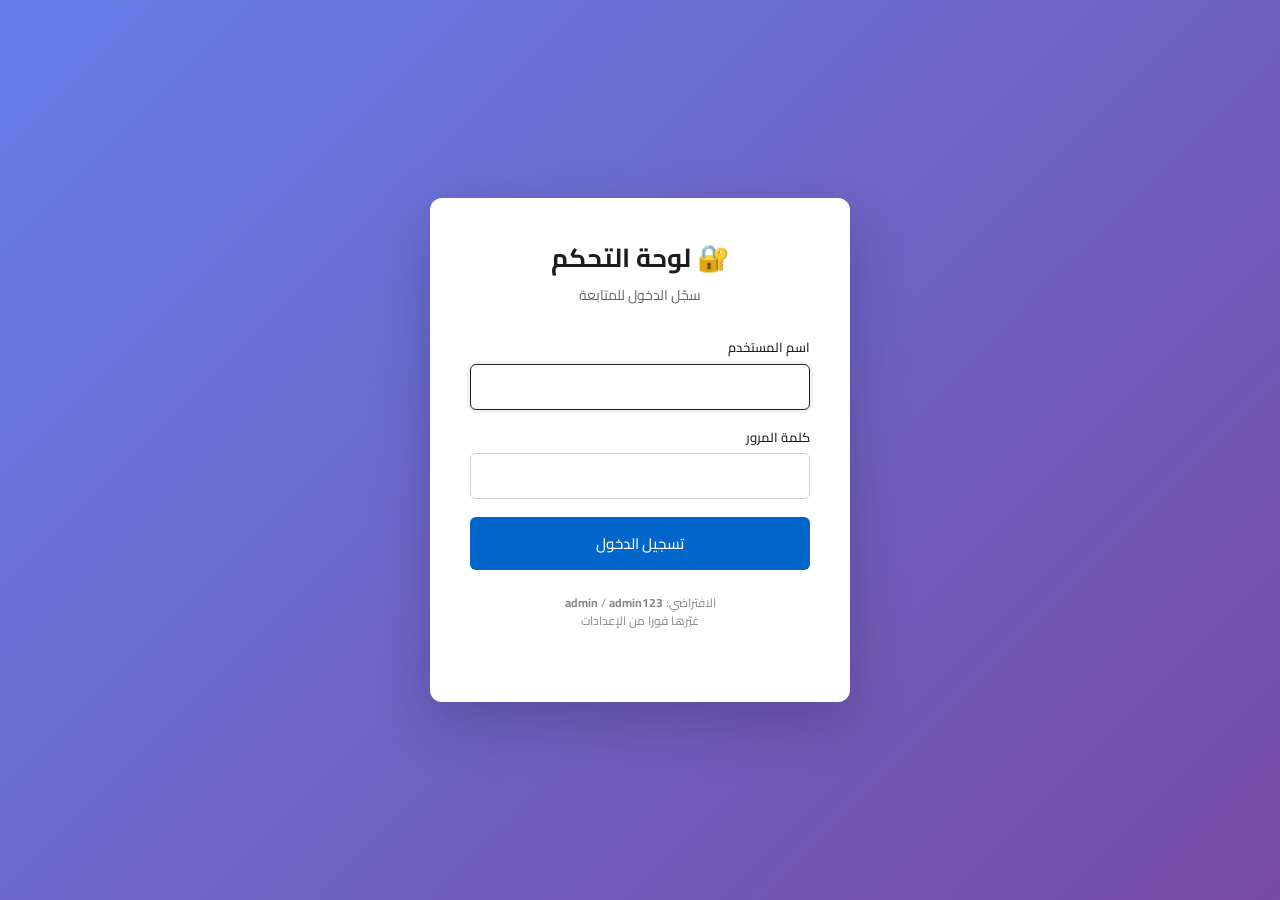
<file: admin/index.html>
<!DOCTYPE html>
<html lang="ar" dir="rtl">
<head>
<meta charset="UTF-8">
<meta name="viewport" content="width=device-width, initial-scale=1.0">
<title>لوحة التحكم - Sevich Hair</title>
<link href="https://fonts.googleapis.com/css2?family=Cairo:wght@400;500;600;700&display=swap" rel="stylesheet">
<link rel="stylesheet" href="../assets/css/admin.css">
</head>
<body>

<div class="admin-layout">
    <div id="sidebarSlot"></div>
    <main class="admin-main" id="mainContent"></main>
</div>

<script src="../assets/js/data.js"></script>
<script src="admin.js"></script>
<script>
Admin.init('dashboard');

const config = SEVICH.getConfig();
const orders = Admin.getOrders();
const abandoned = Admin.getAbandoned();
const products = SEVICH.getProducts();

const totalOrders = orders.length;
const totalAbandoned = abandoned.filter(a => !a.recovered).length;

let totalRevenue = 0;
let pendingOrders = 0;
const today = new Date().toISOString().split('T')[0];
let todayOrders = 0;
let todayRevenue = 0;

orders.forEach(o => {
    const status = o.status || 'pending';
    if (status !== 'cancelled') totalRevenue += o.total || 0;
    if (status === 'pending') pendingOrders++;
    if ((o.created_at || '').startsWith(today) && status !== 'cancelled') {
        todayOrders++;
        todayRevenue += o.total || 0;
    }
});

const recentOrders = orders.slice(-5).reverse();
const recentAbandoned = abandoned.filter(a => !a.recovered).slice(-5).reverse();

const showWebhookWarning = !config.google_sheets_webhook;
const showPasswordWarning = config.admin_password === 'admin123';

document.getElementById('mainContent').innerHTML = `
<div class="admin-header">
    <h1>📊 لوحة التحكم</h1>
    <div style="font-size:13px; color:#666;">
        مرحبا، ${SEVICH.escapeHtml(SEVICH.storage.get(SEVICH.KEYS.ADMIN_SESSION, {}).username || 'admin')}
    </div>
</div>

${showWebhookWarning ? `
<div class="alert alert-warning">
    ⚠️ <strong>تنبيه:</strong> لم يتم ربط Google Sheets بعد. 
    <a href="settings.html" style="font-weight:600;">قم بالإعداد الآن</a>
</div>` : ''}

${showPasswordWarning ? `
<div class="alert alert-danger">
    🚨 <strong>تحذير أمني:</strong> أنت تستعمل كلمة المرور الافتراضية. 
    <a href="settings.html" style="font-weight:600;">غيّرها فورا</a>
</div>` : ''}

<div class="stats-grid">
    <div class="stat-card">
        <div class="stat-label">📦 إجمالي الطلبات</div>
        <div class="stat-value">${totalOrders}</div>
        <div class="stat-change">اليوم: ${todayOrders} طلب</div>
    </div>
    
    <div class="stat-card">
        <div class="stat-label">💰 إجمالي المبيعات</div>
        <div class="stat-value">${totalRevenue.toLocaleString()} DA</div>
        <div class="stat-change">اليوم: ${todayRevenue.toLocaleString()} DA</div>
    </div>
    
    <div class="stat-card">
        <div class="stat-label">⏳ طلبات قيد الانتظار</div>
        <div class="stat-value" style="color:#856404;">${pendingOrders}</div>
        <div class="stat-change" style="color:#856404;">يحتاج المتابعة</div>
    </div>
    
    <div class="stat-card">
        <div class="stat-label">⚠️ سلال متروكة</div>
        <div class="stat-value" style="color:#c41e3a;">${totalAbandoned}</div>
        <div class="stat-change" style="color:#c41e3a;">للمتابعة</div>
    </div>
    
    <div class="stat-card">
        <div class="stat-label">🛍️ المنتجات</div>
        <div class="stat-value">${products.length}</div>
        <div class="stat-change"><a href="products.html">إدارة المنتجات</a></div>
    </div>
</div>

<div style="display:grid; grid-template-columns:1fr 1fr; gap:20px;">
    <div class="admin-card">
        <div class="admin-card-header">
            <h2>🛒 آخر الطلبات</h2>
            <a href="orders.html" class="btn-admin btn-sm btn-outline">عرض الكل</a>
        </div>
        <div class="admin-card-body no-padding">
            ${recentOrders.length === 0 ? `
                <div class="empty-state">
                    <div class="icon">📭</div>
                    <p>لا توجد طلبات بعد</p>
                </div>
            ` : `
                <table class="admin-table">
                    <thead>
                        <tr><th>رقم</th><th>الزبون</th><th>المبلغ</th><th>الحالة</th></tr>
                    </thead>
                    <tbody>
                        ${recentOrders.map(o => `
                            <tr onclick="window.location.href='orders.html?view=${encodeURIComponent(o.id)}'" style="cursor:pointer;">
                                <td style="font-family:monospace; font-size:11px;">${SEVICH.escapeHtml(o.id)}</td>
                                <td>${SEVICH.escapeHtml(o.customer.full_name)}</td>
                                <td style="font-weight:600;">${(o.total || 0).toLocaleString()} DA</td>
                                <td><span class="status-badge ${o.status || 'pending'}">${SEVICH.escapeHtml(o.status || 'pending')}</span></td>
                            </tr>
                        `).join('')}
                    </tbody>
                </table>
            `}
        </div>
    </div>
    
    <div class="admin-card">
        <div class="admin-card-header">
            <h2>⚠️ سلال متروكة (للمتابعة)</h2>
            <a href="abandoned.html" class="btn-admin btn-sm btn-outline">عرض الكل</a>
        </div>
        <div class="admin-card-body no-padding">
            ${recentAbandoned.length === 0 ? `
                <div class="empty-state">
                    <div class="icon">✅</div>
                    <p>لا توجد سلال متروكة</p>
                </div>
            ` : `
                <table class="admin-table">
                    <thead>
                        <tr><th>الزبون</th><th>الهاتف</th><th>المبلغ</th><th>الإجراء</th></tr>
                    </thead>
                    <tbody>
                        ${recentAbandoned.map(a => {
                            const phone = a.customer.phone || '';
                            const phoneClean = phone.replace(/\D/g, '');
                            return `
                            <tr>
                                <td>${SEVICH.escapeHtml(a.customer.name || '—')}</td>
                                <td style="direction:ltr; text-align:right;">${SEVICH.escapeHtml(phone)}</td>
                                <td style="font-weight:600;">${(a.subtotal || 0).toLocaleString()} DA</td>
                                <td>
                                    <a href="https://wa.me/${phoneClean}" target="_blank" class="btn-admin btn-sm btn-success" style="font-size:11px;">
                                        💬 WhatsApp
                                    </a>
                                </td>
                            </tr>`;
                        }).join('')}
                    </tbody>
                </table>
            `}
        </div>
    </div>
</div>
`;
</script>

</body>
</html>
</file>
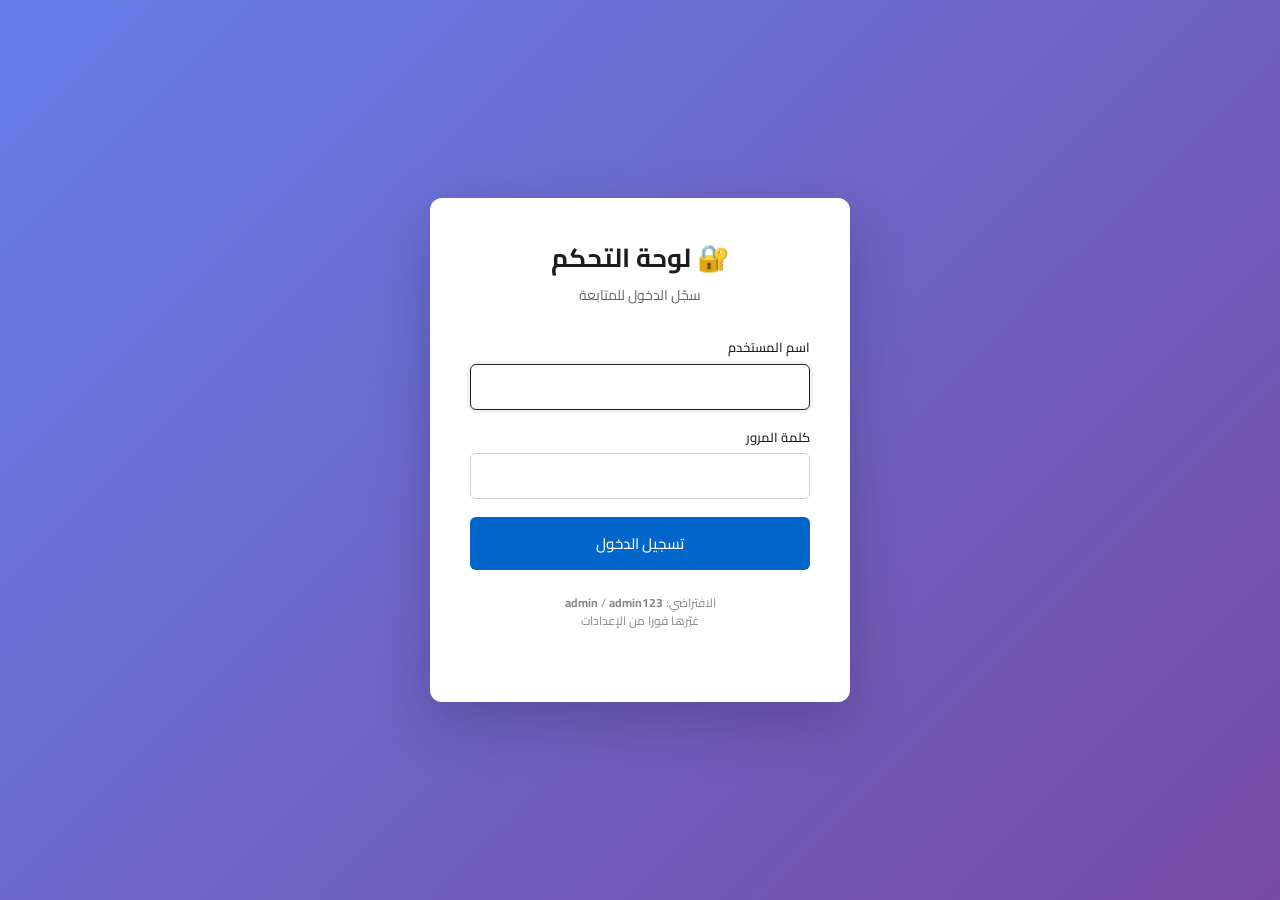
<file: admin/abandoned.html>
<!DOCTYPE html>
<html lang="ar" dir="rtl">
<head>
<meta charset="UTF-8">
<meta name="viewport" content="width=device-width, initial-scale=1.0">
<title>السلال المتروكة - Sevich Hair</title>
<link href="https://fonts.googleapis.com/css2?family=Cairo:wght@400;500;600;700&display=swap" rel="stylesheet">
<link rel="stylesheet" href="../assets/css/admin.css">
</head>
<body>

<div class="admin-layout">
    <div id="sidebarSlot"></div>
    <main class="admin-main" id="mainContent"></main>
</div>

<script src="../assets/js/data.js"></script>
<script src="admin.js"></script>
<script>
Admin.init('abandoned');

let filter = SEVICH.getQueryParam('filter') || 'pending';

function render() {
    const abandoned = Admin.getAbandoned();
    let filtered = [...abandoned].reverse();
    if (filter === 'pending') filtered = filtered.filter(a => !a.recovered);
    else if (filter === 'recovered') filtered = filtered.filter(a => a.recovered);
    
    document.getElementById('mainContent').innerHTML = `
    <div class="admin-header">
        <h1>⚠️ السلال المتروكة</h1>
        <div class="btn-group">
            <a href="?filter=pending" class="btn-admin ${filter === 'pending' ? 'btn-primary' : 'btn-outline'} btn-sm">قيد المتابعة</a>
            <a href="?filter=recovered" class="btn-admin ${filter === 'recovered' ? 'btn-primary' : 'btn-outline'} btn-sm">مسترجعة</a>
            <a href="?filter=all" class="btn-admin ${filter === 'all' ? 'btn-primary' : 'btn-outline'} btn-sm">الكل</a>
        </div>
    </div>
    
    <div class="alert alert-info">
        💡 <strong>كيف يعمل النظام:</strong> عندما يبدأ زبون في ملء معلومات الطلب (الاسم والهاتف) ولا يكمل الشراء، 
        تظهر سلته هنا تلقائيا حتى تتمكن من التواصل معه عبر واتساب أو الهاتف لاسترجاع البيع.
    </div>
    
    <div class="admin-card">
        <div class="admin-card-body no-padding">
            ${filtered.length === 0 ? `
                <div class="empty-state">
                    <div class="icon">✅</div>
                    <p>لا توجد سلال متروكة</p>
                </div>
            ` : `
                <table class="admin-table">
                    <thead>
                        <tr>
                            <th>الزبون</th>
                            <th>الهاتف</th>
                            <th>المنتجات</th>
                            <th>المبلغ</th>
                            <th>آخر تحديث</th>
                            <th>الحالة</th>
                            <th>الإجراءات</th>
                        </tr>
                    </thead>
                    <tbody>
                        ${filtered.map(a => {
                            const phone = a.customer.phone || '';
                            const phoneClean = phone.replace(/\D/g, '');
                            const cartItems = a.cart.map(item => 
                                `${SEVICH.escapeHtml(item.title)} (×${item.quantity})`
                            ).join('<br>');
                            const waMessage = encodeURIComponent('السلام عليكم، رأيت أنكم اخترتم بعض المنتجات من موقعنا. هل تحتاجون مساعدة لإكمال الطلب؟');
                            
                            return `
                            <tr>
                                <td>
                                    <strong>${SEVICH.escapeHtml(a.customer.name || '—')}</strong>
                                    ${a.customer.wilaya ? `<div style="font-size:11px; color:#888;">ولاية ${SEVICH.escapeHtml(a.customer.wilaya)}</div>` : ''}
                                </td>
                                <td style="direction:ltr; text-align:right;">${SEVICH.escapeHtml(phone)}</td>
                                <td style="font-size:12px; max-width:300px;">${cartItems}</td>
                                <td style="font-weight:600;">${(a.subtotal || 0).toLocaleString()} DA</td>
                                <td style="font-size:11px; color:#888;">${formatDate(a.updated_at || a.created_at)}</td>
                                <td>
                                    ${a.recovered ? `
                                        <span class="status-badge recovered">✓ مسترجعة</span>
                                        ${a.order_id ? `<div style="font-size:10px; color:#888; margin-top:4px;">طلب: ${SEVICH.escapeHtml(a.order_id)}</div>` : ''}
                                    ` : `<span class="status-badge pending">قيد المتابعة</span>`}
                                </td>
                                <td>
                                    <div class="btn-group">
                                        ${phoneClean ? `
                                            <a href="https://wa.me/${phoneClean}?text=${waMessage}" target="_blank" class="btn-admin btn-sm btn-success" title="WhatsApp">💬</a>
                                            <a href="tel:${SEVICH.escapeAttr(phone)}" class="btn-admin btn-sm btn-primary" title="اتصال">📞</a>
                                        ` : ''}
                                        ${!a.recovered ? `
                                            <button class="btn-admin btn-sm btn-outline" data-action="recover" data-id="${SEVICH.escapeAttr(a.id)}" title="تعليم كمسترجع">✓</button>
                                        ` : ''}
                                        <button class="btn-admin btn-sm btn-danger" data-action="delete" data-id="${SEVICH.escapeAttr(a.id)}" title="حذف">🗑</button>
                                    </div>
                                </td>
                            </tr>`;
                        }).join('')}
                    </tbody>
                </table>
            `}
        </div>
    </div>
    `;
    
    document.querySelectorAll('[data-action="recover"]').forEach(btn => {
        btn.addEventListener('click', () => markRecovered(btn.dataset.id));
    });
    document.querySelectorAll('[data-action="delete"]').forEach(btn => {
        btn.addEventListener('click', () => {
            if (confirm('هل أنت متأكد؟')) deleteAbandoned(btn.dataset.id);
        });
    });
}

function markRecovered(id) {
    const list = Admin.getAbandoned();
    const idx = list.findIndex(a => a.id === id);
    if (idx === -1) return;
    list[idx].recovered = true;
    list[idx].recovered_at = new Date().toISOString();
    Admin.saveAbandoned(list);
    SEVICH.toast('✓ تم تعليم السلة كمسترجعة', 'success');
    setTimeout(() => render(), 500);
}

function deleteAbandoned(id) {
    let list = Admin.getAbandoned();
    list = list.filter(a => a.id !== id);
    Admin.saveAbandoned(list);
    SEVICH.toast('✓ تم الحذف', 'success');
    setTimeout(() => render(), 500);
}

function formatDate(iso) {
    if (!iso) return '—';
    const d = new Date(iso);
    return `${String(d.getDate()).padStart(2,'0')}/${String(d.getMonth()+1).padStart(2,'0')} ${String(d.getHours()).padStart(2,'0')}:${String(d.getMinutes()).padStart(2,'0')}`;
}

render();
</script>

</body>
</html>
</file>
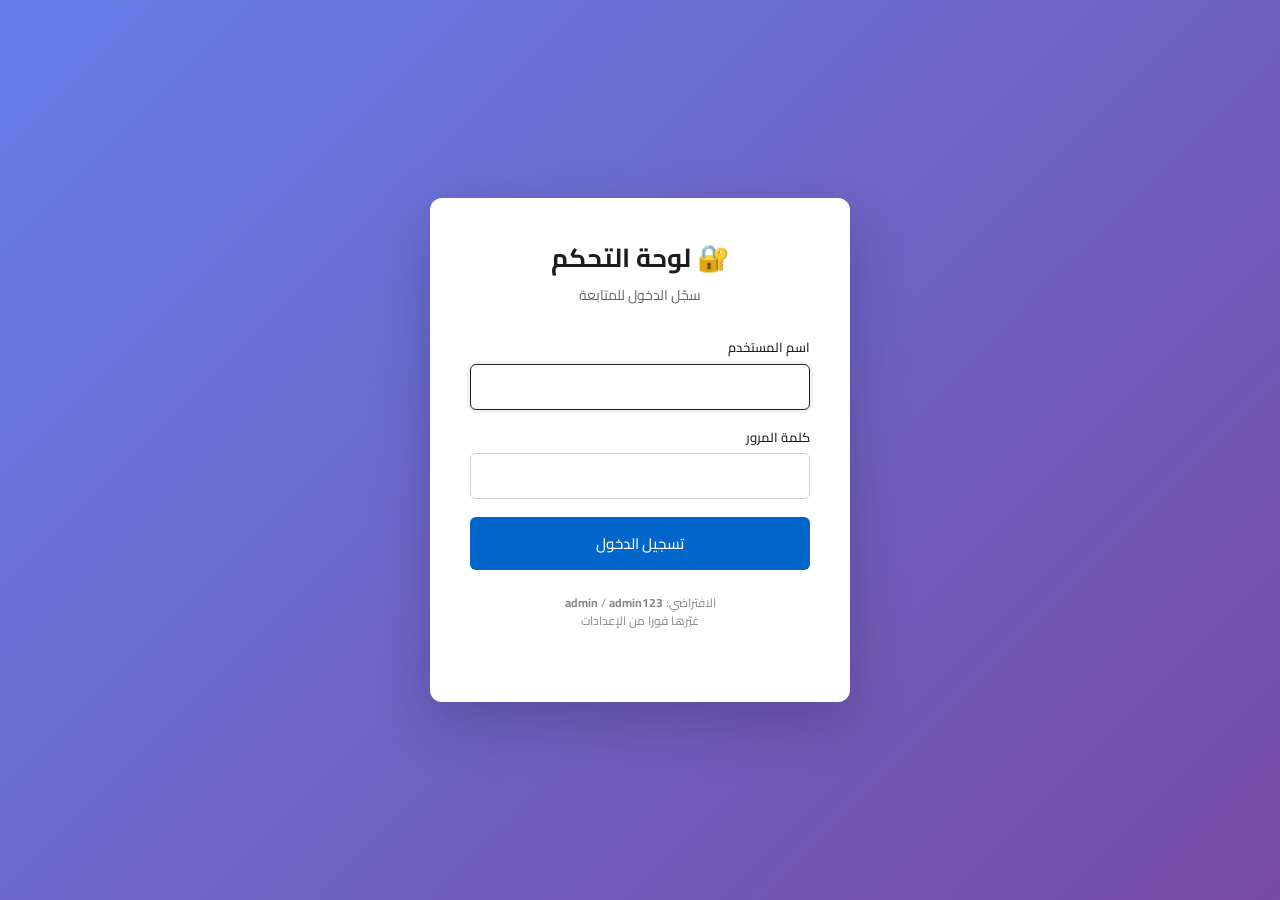
<file: admin/login.html>
<!DOCTYPE html>
<html lang="ar" dir="rtl">
<head>
<meta charset="UTF-8">
<meta name="viewport" content="width=device-width, initial-scale=1.0">
<title>تسجيل الدخول - لوحة التحكم</title>
<link href="https://fonts.googleapis.com/css2?family=Cairo:wght@400;500;600;700&display=swap" rel="stylesheet">
<link rel="stylesheet" href="../assets/css/admin.css">
</head>
<body class="login-page">

<form class="login-card admin-form" id="loginForm">
    <h1>🔐 لوحة التحكم</h1>
    <p>سجّل الدخول للمتابعة</p>
    
    <div class="login-error" id="loginError">اسم المستخدم أو كلمة المرور غير صحيحة</div>
    
    <div class="form-group">
        <label>اسم المستخدم</label>
        <input type="text" name="username" required autofocus>
    </div>
    
    <div class="form-group">
        <label>كلمة المرور</label>
        <input type="password" name="password" required>
    </div>
    
    <button type="submit" class="btn-admin btn-primary" style="width:100%; padding:12px; justify-content:center; font-size:15px;">
        تسجيل الدخول
    </button>
    
    <p style="text-align:center; margin-top:24px; font-size:12px; color:#888;">
        الافتراضي: <strong>admin</strong> / <strong>admin123</strong><br>
        غيّرها فورا من الإعدادات
    </p>
</form>

<script src="../assets/js/data.js"></script>
<script src="admin.js"></script>
<script>
// Si déjà connecté, rediriger
if (Admin.isLoggedIn()) {
    window.location.href = 'index.html';
}

document.getElementById('loginForm').addEventListener('submit', function(e) {
    e.preventDefault();
    const username = e.target.username.value.trim();
    const password = e.target.password.value;
    const errorEl = document.getElementById('loginError');
    
    if (Admin.login(username, password)) {
        window.location.href = 'index.html';
    } else {
        errorEl.classList.add('show');
        setTimeout(() => errorEl.classList.remove('show'), 3000);
    }
});
</script>

</body>
</html>
</file>
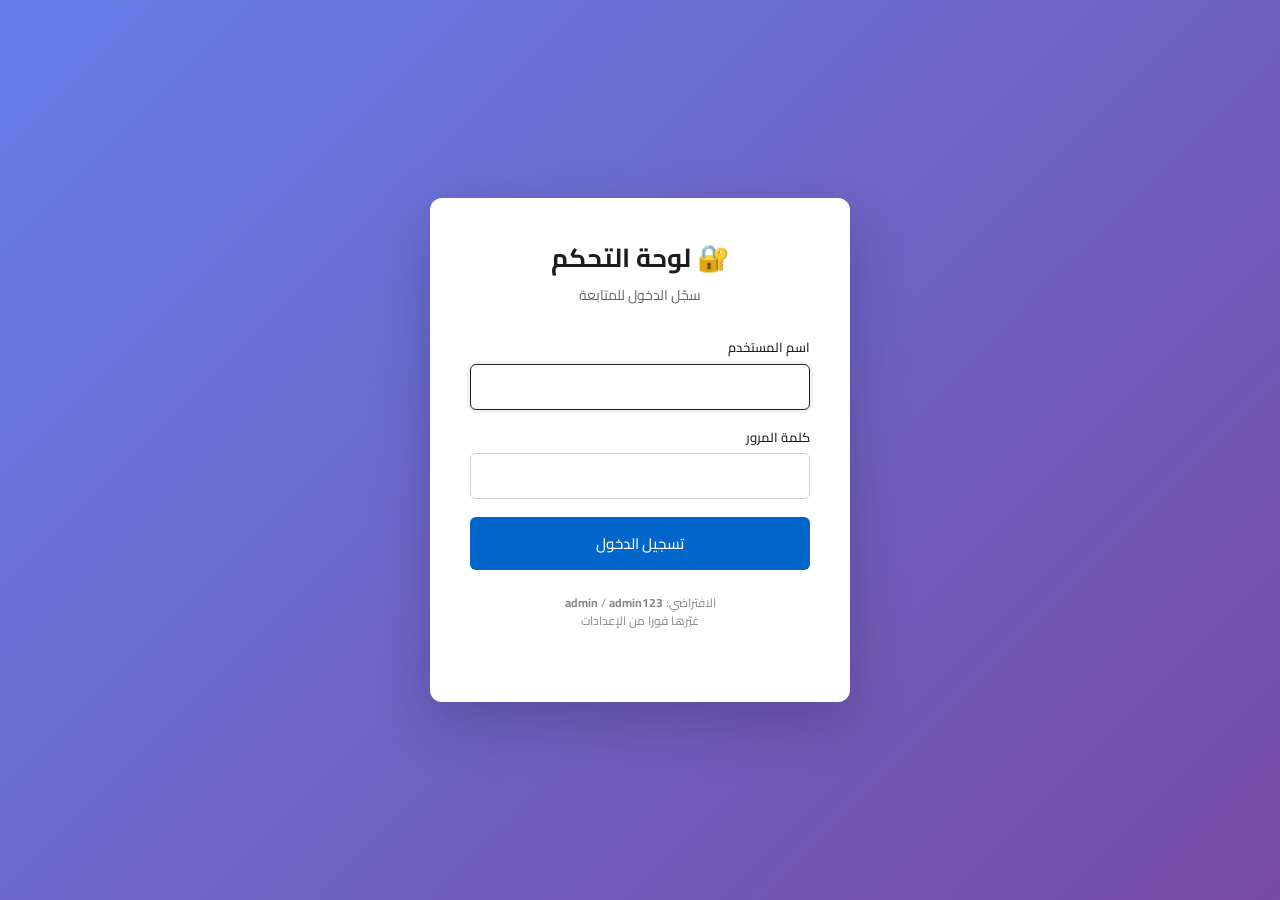
<file: admin/orders.html>
<!DOCTYPE html>
<html lang="ar" dir="rtl">
<head>
<meta charset="UTF-8">
<meta name="viewport" content="width=device-width, initial-scale=1.0">
<title>الطلبات - Sevich Hair</title>
<link href="https://fonts.googleapis.com/css2?family=Cairo:wght@400;500;600;700&display=swap" rel="stylesheet">
<link rel="stylesheet" href="../assets/css/admin.css">
</head>
<body>

<div class="admin-layout">
    <div id="sidebarSlot"></div>
    <main class="admin-main" id="mainContent"></main>
</div>

<script src="../assets/js/data.js"></script>
<script src="admin.js"></script>
<script>
Admin.init('orders');

let filter = SEVICH.getQueryParam('filter') || 'all';
const viewing = SEVICH.getQueryParam('view');

function render() {
    const orders = Admin.getOrders();
    let filtered = [...orders].reverse();
    if (filter !== 'all') {
        filtered = filtered.filter(o => (o.status || 'pending') === filter);
    }
    
    const viewingOrder = viewing ? orders.find(o => o.id === viewing) : null;
    
    document.getElementById('mainContent').innerHTML = `
    <div class="admin-header">
        <h1>🛒 الطلبات (${orders.length})</h1>
        <div class="btn-group">
            <a href="?filter=all" class="btn-admin ${filter === 'all' ? 'btn-primary' : 'btn-outline'} btn-sm">الكل</a>
            <a href="?filter=pending" class="btn-admin ${filter === 'pending' ? 'btn-primary' : 'btn-outline'} btn-sm">قيد الانتظار</a>
            <a href="?filter=confirmed" class="btn-admin ${filter === 'confirmed' ? 'btn-primary' : 'btn-outline'} btn-sm">مؤكدة</a>
            <a href="?filter=shipped" class="btn-admin ${filter === 'shipped' ? 'btn-primary' : 'btn-outline'} btn-sm">مشحونة</a>
            <a href="?filter=delivered" class="btn-admin ${filter === 'delivered' ? 'btn-primary' : 'btn-outline'} btn-sm">مسلمة</a>
            <a href="?filter=cancelled" class="btn-admin ${filter === 'cancelled' ? 'btn-primary' : 'btn-outline'} btn-sm">ملغاة</a>
        </div>
    </div>
    
    ${viewingOrder ? renderOrderDetails(viewingOrder) : ''}
    
    <div class="admin-card">
        <div class="admin-card-body no-padding">
            ${filtered.length === 0 ? `
                <div class="empty-state">
                    <div class="icon">📭</div>
                    <p>لا توجد طلبات</p>
                </div>
            ` : `
                <table class="admin-table">
                    <thead>
                        <tr>
                            <th>رقم الطلب</th>
                            <th>الزبون</th>
                            <th>الهاتف</th>
                            <th>الولاية</th>
                            <th>المنتجات</th>
                            <th>المبلغ</th>
                            <th>الحالة</th>
                            <th>التاريخ</th>
                            <th></th>
                        </tr>
                    </thead>
                    <tbody>
                        ${filtered.map(o => {
                            const totalQty = o.cart.reduce((s, i) => s + i.quantity, 0);
                            const wilayaName = SEVICH.wilayas[o.customer.wilaya] || o.customer.wilaya;
                            return `
                            <tr>
                                <td style="font-family:monospace; font-size:11px;">${SEVICH.escapeHtml(o.id)}</td>
                                <td>${SEVICH.escapeHtml(o.customer.full_name)}</td>
                                <td style="direction:ltr; text-align:right;">${SEVICH.escapeHtml(o.customer.phone)}</td>
                                <td>${SEVICH.escapeHtml(wilayaName)}</td>
                                <td>${totalQty} قطع</td>
                                <td style="font-weight:600;">${(o.total || 0).toLocaleString()} DA</td>
                                <td><span class="status-badge ${o.status || 'pending'}">${SEVICH.escapeHtml(o.status || 'pending')}</span></td>
                                <td style="font-size:11px; color:#888;">${formatDate(o.created_at)}</td>
                                <td>
                                    <a href="?view=${encodeURIComponent(o.id)}" class="btn-admin btn-sm btn-outline">عرض</a>
                                </td>
                            </tr>`;
                        }).join('')}
                    </tbody>
                </table>
            `}
        </div>
    </div>
    `;
    
    // Bind status update
    document.querySelectorAll('[data-action="update-status"]').forEach(btn => {
        btn.addEventListener('click', () => updateOrderStatus(btn.dataset.orderId, document.getElementById('statusSelect').value));
    });
    document.querySelectorAll('[data-action="delete-order"]').forEach(btn => {
        btn.addEventListener('click', () => {
            if (confirm('هل أنت متأكد من حذف هذا الطلب؟')) deleteOrder(btn.dataset.orderId);
        });
    });
}

function renderOrderDetails(order) {
    const wilayaName = SEVICH.wilayas[order.customer.wilaya] || order.customer.wilaya;
    const phoneClean = order.customer.phone.replace(/\D/g, '');
    
    return `
    <div class="admin-card" style="margin-bottom:20px;">
        <div class="admin-card-header">
            <h2>تفاصيل الطلب: ${SEVICH.escapeHtml(order.id)}</h2>
            <a href="orders.html" class="btn-admin btn-sm btn-outline">إغلاق</a>
        </div>
        <div class="admin-card-body">
            <div style="display:grid; grid-template-columns:1fr 1fr; gap:20px;">
                <div>
                    <h3 style="font-size:14px; margin-bottom:12px; color:#333;">👤 معلومات الزبون</h3>
                    <div class="order-detail-row">
                        <span class="label">الاسم:</span>
                        <span>${SEVICH.escapeHtml(order.customer.full_name)}</span>
                    </div>
                    <div class="order-detail-row">
                        <span class="label">الهاتف:</span>
                        <span style="direction:ltr; display:inline-block; font-weight:600;">
                            ${SEVICH.escapeHtml(order.customer.phone)}
                            <a href="https://wa.me/${phoneClean}" target="_blank" style="margin-right:8px;">💬</a>
                            <a href="tel:${SEVICH.escapeAttr(order.customer.phone)}" style="margin-right:4px;">📞</a>
                        </span>
                    </div>
                    ${order.customer.email ? `
                    <div class="order-detail-row">
                        <span class="label">البريد:</span>
                        <span>${SEVICH.escapeHtml(order.customer.email)}</span>
                    </div>` : ''}
                    <div class="order-detail-row">
                        <span class="label">الولاية:</span>
                        <span>${SEVICH.escapeHtml(order.customer.wilaya)} - ${SEVICH.escapeHtml(wilayaName)}</span>
                    </div>
                    <div class="order-detail-row">
                        <span class="label">البلدية:</span>
                        <span>${SEVICH.escapeHtml(order.customer.commune)}</span>
                    </div>
                    <div class="order-detail-row">
                        <span class="label">العنوان:</span>
                        <span>${SEVICH.escapeHtml(order.customer.address)}</span>
                    </div>
                    ${order.customer.notes ? `
                    <div class="order-detail-row">
                        <span class="label">ملاحظات:</span>
                        <span>${SEVICH.escapeHtml(order.customer.notes)}</span>
                    </div>` : ''}
                </div>
                
                <div>
                    <h3 style="font-size:14px; margin-bottom:12px; color:#333;">📦 تفاصيل الطلب</h3>
                    <div class="order-detail-row">
                        <span class="label">رقم الطلب:</span>
                        <span style="font-family:monospace; font-weight:600;">${SEVICH.escapeHtml(order.id)}</span>
                    </div>
                    <div class="order-detail-row">
                        <span class="label">التاريخ:</span>
                        <span>${formatDate(order.created_at)}</span>
                    </div>
                    <div class="order-detail-row">
                        <span class="label">طريقة التوصيل:</span>
                        <span>${(order.shipping || 'home') === 'office' ? '🏢 مكتب' : '🏠 منزل'}</span>
                    </div>
                    <div class="order-detail-row">
                        <span class="label">المجموع الفرعي:</span>
                        <span>${order.subtotal.toLocaleString()} DA</span>
                    </div>
                    <div class="order-detail-row">
                        <span class="label">التوصيل:</span>
                        <span>${(order.shipping_cost || 0).toLocaleString()} DA</span>
                    </div>
                    <div class="order-detail-row" style="font-weight:700; font-size:16px; color:#1a7f37;">
                        <span class="label">الإجمالي:</span>
                        <span>${order.total.toLocaleString()} DA</span>
                    </div>
                </div>
            </div>
            
            <h3 style="font-size:14px; margin:24px 0 12px; color:#333;">🛍️ المنتجات</h3>
            <div class="order-items">
                ${order.cart.map(item => `
                    <div class="order-item-row">
                        <img src="${SEVICH.escapeAttr(item.image || '')}" alt="">
                        <div>
                            <strong style="font-size:13px;">${SEVICH.escapeHtml(item.title)}</strong>
                            ${item.variantName ? `<div style="color:#888; font-size:12px;">${SEVICH.escapeHtml(item.variantName)}</div>` : ''}
                            <div style="color:#666; font-size:12px;">الكمية: ${item.quantity} × ${item.price.toLocaleString()} DA</div>
                        </div>
                        <div style="font-weight:700; font-size:14px;">${(item.price * item.quantity).toLocaleString()} DA</div>
                    </div>
                `).join('')}
            </div>
            
            <div style="margin-top:20px; display:flex; gap:8px; flex-wrap:wrap; padding-top:16px; border-top:1px solid #e5e5e7;">
                <select id="statusSelect" style="padding:9px 12px; border:1px solid #d1d1d6; border-radius:6px; font-family:inherit; font-size:13px;">
                    <option value="pending" ${(order.status || 'pending') === 'pending' ? 'selected' : ''}>قيد الانتظار</option>
                    <option value="confirmed" ${order.status === 'confirmed' ? 'selected' : ''}>مؤكدة</option>
                    <option value="shipped" ${order.status === 'shipped' ? 'selected' : ''}>مشحونة</option>
                    <option value="delivered" ${order.status === 'delivered' ? 'selected' : ''}>مسلمة</option>
                    <option value="cancelled" ${order.status === 'cancelled' ? 'selected' : ''}>ملغاة</option>
                </select>
                <button class="btn-admin btn-primary" data-action="update-status" data-order-id="${SEVICH.escapeAttr(order.id)}">تحديث الحالة</button>
                
                <button class="btn-admin btn-danger" style="margin-right:auto;" data-action="delete-order" data-order-id="${SEVICH.escapeAttr(order.id)}">حذف الطلب</button>
            </div>
        </div>
    </div>
    `;
}

function updateOrderStatus(orderId, newStatus) {
    const orders = Admin.getOrders();
    const idx = orders.findIndex(o => o.id === orderId);
    if (idx === -1) return;
    orders[idx].status = newStatus;
    orders[idx].status_updated_at = new Date().toISOString();
    Admin.saveOrders(orders);
    SEVICH.toast('✓ تم تحديث الحالة', 'success');
    setTimeout(() => render(), 500);
}

function deleteOrder(orderId) {
    let orders = Admin.getOrders();
    orders = orders.filter(o => o.id !== orderId);
    Admin.saveOrders(orders);
    SEVICH.toast('✓ تم حذف الطلب', 'success');
    setTimeout(() => window.location.href = 'orders.html', 500);
}

function formatDate(iso) {
    if (!iso) return '—';
    const d = new Date(iso);
    const dd = String(d.getDate()).padStart(2, '0');
    const mm = String(d.getMonth() + 1).padStart(2, '0');
    const hh = String(d.getHours()).padStart(2, '0');
    const min = String(d.getMinutes()).padStart(2, '0');
    return `${dd}/${mm} ${hh}:${min}`;
}

render();
</script>

</body>
</html>
</file>
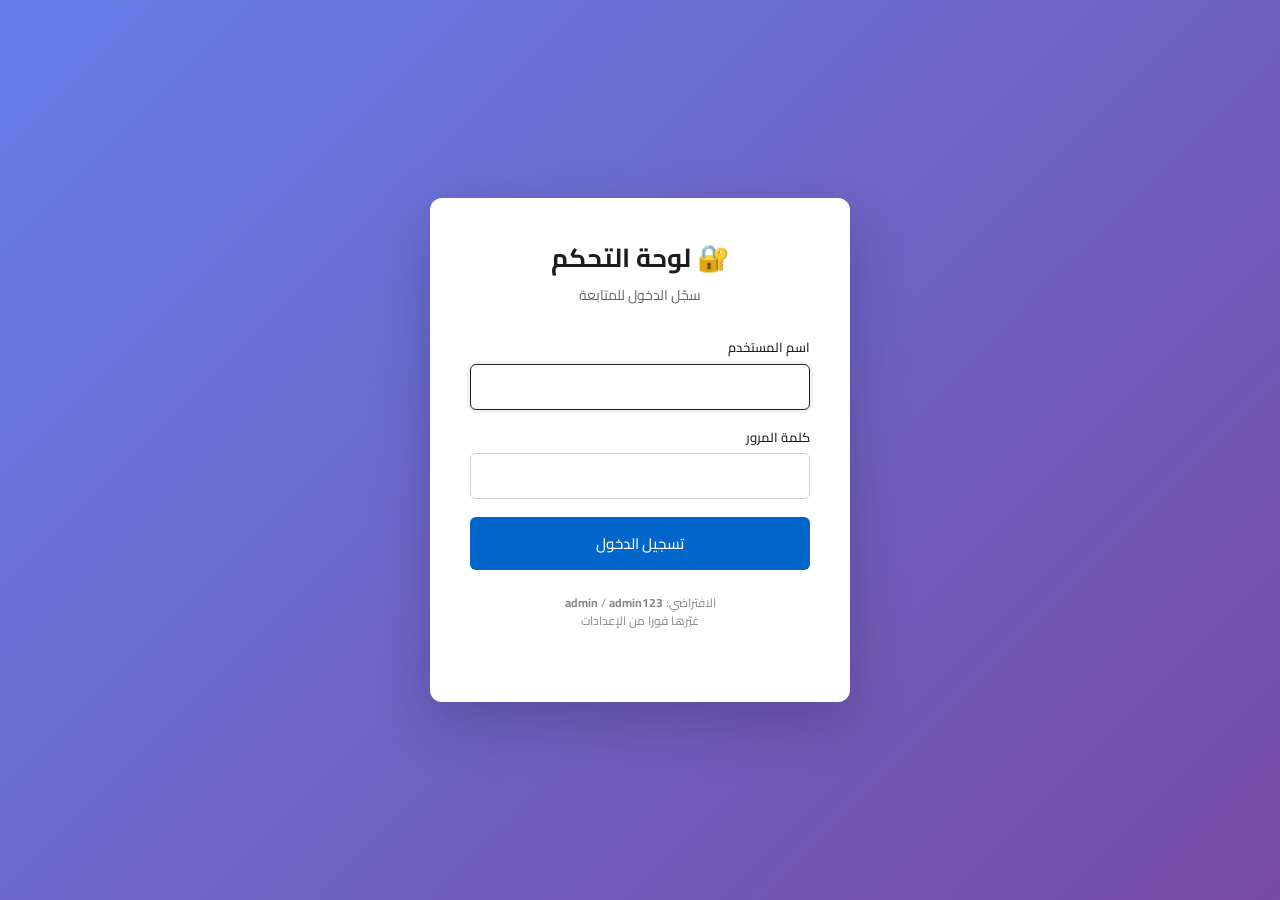
<file: admin/products.html>
<!DOCTYPE html>
<html lang="ar" dir="rtl">
<head>
<meta charset="UTF-8">
<meta name="viewport" content="width=device-width, initial-scale=1.0">
<title>المنتجات - Sevich Hair</title>
<link href="https://fonts.googleapis.com/css2?family=Cairo:wght@400;500;600;700&display=swap" rel="stylesheet">
<link rel="stylesheet" href="../assets/css/admin.css">
</head>
<body>

<div class="admin-layout">
    <div id="sidebarSlot"></div>
    <main class="admin-main" id="mainContent"></main>
</div>

<script src="../assets/js/data.js"></script>
<script src="admin.js"></script>
<script>
Admin.init('products');

const editId = SEVICH.getQueryParam('edit');
const isNew = SEVICH.getQueryParam('new') !== null;

function render() {
    const products = SEVICH.getProducts();
    
    if (editId || isNew) {
        const p = editId ? SEVICH.getProduct(editId) : {
            id: '', title: '', description: '', short_description: '',
            price: 0, compare_price: 0, images: [], variants: [],
            stock: 100, badge: 'Sale', features: [],
        };
        if (editId && !p) {
            window.location.href = 'products.html';
            return;
        }
        renderForm(p, !!editId);
    } else {
        renderList(products);
    }
}

function renderList(products) {
    document.getElementById('mainContent').innerHTML = `
    <div class="admin-header">
        <h1>📦 المنتجات (${products.length})</h1>
        <a href="?new=1" class="btn-admin btn-primary">+ إضافة منتج</a>
    </div>
    
    <div class="admin-card">
        <div class="admin-card-body no-padding">
            ${products.length === 0 ? `
                <div class="empty-state">
                    <div class="icon">📦</div>
                    <p>لا توجد منتجات</p>
                    <a href="?new=1" class="btn-admin btn-primary" style="margin-top:16px;">إضافة أول منتج</a>
                </div>
            ` : `
                <table class="admin-table">
                    <thead>
                        <tr>
                            <th></th>
                            <th>الاسم</th>
                            <th>السعر</th>
                            <th>السعر القديم</th>
                            <th>المخزون</th>
                            <th>الإجراءات</th>
                        </tr>
                    </thead>
                    <tbody>
                        ${products.map(p => `
                            <tr>
                                <td>${p.images[0] ? `<img src="${SEVICH.escapeAttr(p.images[0])}" alt="" class="product-thumb">` : ''}</td>
                                <td>
                                    <strong>${SEVICH.escapeHtml(p.title)}</strong>
                                    <div style="font-size:11px; color:#888; margin-top:2px; font-family:monospace;">${SEVICH.escapeHtml(p.id)}</div>
                                </td>
                                <td style="font-weight:600;">${(p.price || 0).toLocaleString()} DA</td>
                                <td style="color:#888; text-decoration:line-through;">${(p.compare_price || 0).toLocaleString()} DA</td>
                                <td>${p.stock || 0}</td>
                                <td>
                                    <div class="btn-group">
                                        <a href="../product.html?id=${encodeURIComponent(p.id)}" target="_blank" class="btn-admin btn-sm btn-outline">👁 عرض</a>
                                        <a href="?edit=${encodeURIComponent(p.id)}" class="btn-admin btn-sm btn-primary">✏️ تعديل</a>
                                        <button class="btn-admin btn-sm btn-danger" data-action="delete" data-id="${SEVICH.escapeAttr(p.id)}">🗑 حذف</button>
                                    </div>
                                </td>
                            </tr>
                        `).join('')}
                    </tbody>
                </table>
            `}
        </div>
    </div>
    `;
    
    document.querySelectorAll('[data-action="delete"]').forEach(btn => {
        btn.addEventListener('click', () => {
            if (confirm('هل أنت متأكد من حذف هذا المنتج؟')) deleteProduct(btn.dataset.id);
        });
    });
}

function renderForm(p, isEdit) {
    document.getElementById('mainContent').innerHTML = `
    <div class="admin-header">
        <h1>📦 ${isEdit ? '✏️ تعديل المنتج' : '+ إضافة منتج جديد'}</h1>
        <a href="products.html" class="btn-admin btn-outline">إلغاء</a>
    </div>
    
    <div class="admin-card">
        <div class="admin-card-body">
            <form class="admin-form" id="productForm">
                <input type="hidden" name="id" value="${SEVICH.escapeAttr(p.id)}">
                
                <div class="form-row">
                    <div class="form-group">
                        <label>اسم المنتج <small>(يظهر في الموقع)</small></label>
                        <input type="text" name="title" required value="${SEVICH.escapeAttr(p.title)}">
                    </div>
                    <div class="form-group">
                        <label>الشارة <small>(Sale, جديد...)</small></label>
                        <input type="text" name="badge" value="${SEVICH.escapeAttr(p.badge || '')}">
                    </div>
                </div>
                
                <div class="form-group">
                    <label>الوصف القصير <small>(جملة واحدة)</small></label>
                    <input type="text" name="short_description" value="${SEVICH.escapeAttr(p.short_description || '')}">
                </div>
                
                <div class="form-group">
                    <label>الوصف الكامل</label>
                    <textarea name="description" rows="5">${SEVICH.escapeHtml(p.description || '')}</textarea>
                </div>
                
                <div class="form-row">
                    <div class="form-group">
                        <label>السعر الحالي (DA)</label>
                        <input type="number" step="0.01" name="price" required value="${p.price || 0}">
                    </div>
                    <div class="form-group">
                        <label>السعر القديم (للمقارنة)</label>
                        <input type="number" step="0.01" name="compare_price" value="${p.compare_price || 0}">
                    </div>
                </div>
                
                <div class="form-group">
                    <label>المخزون</label>
                    <input type="number" name="stock" value="${p.stock || 0}">
                </div>
                
                <div class="form-group">
                    <label>روابط الصور <small>(رابط واحد في كل سطر)</small></label>
                    <textarea name="images" rows="4">${SEVICH.escapeHtml((p.images || []).join('\n'))}</textarea>
                </div>
                
                <div class="form-group">
                    <label>المميزات <small>(ميزة في كل سطر، تظهر في صفحة المنتج)</small></label>
                    <textarea name="features" rows="5" placeholder="تركيبة أمريكية أصلية 100%&#10;تغطية فورية في 30 ثانية">${SEVICH.escapeHtml((p.features || []).join('\n'))}</textarea>
                </div>
                
                <div class="form-group">
                    <label>الألوان / الخيارات <small>(اسم في كل سطر، اتركه فارغا إن لم يكن هناك خيارات)</small></label>
                    <textarea name="variant_names" rows="3" placeholder="أسود&#10;بني داكن&#10;بني فاتح">${SEVICH.escapeHtml((p.variants || []).map(v => v.name).join('\n'))}</textarea>
                </div>
                
                <div style="display:flex; gap:8px;">
                    <button type="submit" class="btn-admin btn-primary">حفظ المنتج</button>
                    <a href="products.html" class="btn-admin btn-outline">إلغاء</a>
                </div>
            </form>
        </div>
    </div>
    `;
    
    document.getElementById('productForm').addEventListener('submit', saveProduct);
}

function saveProduct(e) {
    e.preventDefault();
    const fd = new FormData(e.target);
    const id = fd.get('id') || 'product-' + Date.now();
    
    const images = fd.get('images').split('\n').map(s => s.trim()).filter(Boolean);
    const features = fd.get('features').split('\n').map(s => s.trim()).filter(Boolean);
    const variantNames = fd.get('variant_names').split('\n').map(s => s.trim()).filter(Boolean);
    const variants = variantNames.map((name, i) => ({ name, value: 'variant-' + (i + 1) }));
    
    const newProduct = {
        id: id,
        title: fd.get('title'),
        description: fd.get('description'),
        short_description: fd.get('short_description'),
        price: parseFloat(fd.get('price')) || 0,
        compare_price: parseFloat(fd.get('compare_price')) || 0,
        images: images,
        variants: variants,
        stock: parseInt(fd.get('stock')) || 0,
        badge: fd.get('badge') || '',
        features: features,
    };
    
    let products = SEVICH.getProducts();
    const idx = products.findIndex(p => p.id === id);
    if (idx >= 0) {
        products[idx] = newProduct;
    } else {
        products.push(newProduct);
    }
    SEVICH.saveProducts(products);
    SEVICH.toast('✓ تم حفظ المنتج', 'success');
    setTimeout(() => window.location.href = 'products.html', 800);
}

function deleteProduct(id) {
    let products = SEVICH.getProducts();
    products = products.filter(p => p.id !== id);
    SEVICH.saveProducts(products);
    SEVICH.toast('✓ تم حذف المنتج', 'success');
    setTimeout(() => render(), 500);
}

render();
</script>

</body>
</html>
</file>
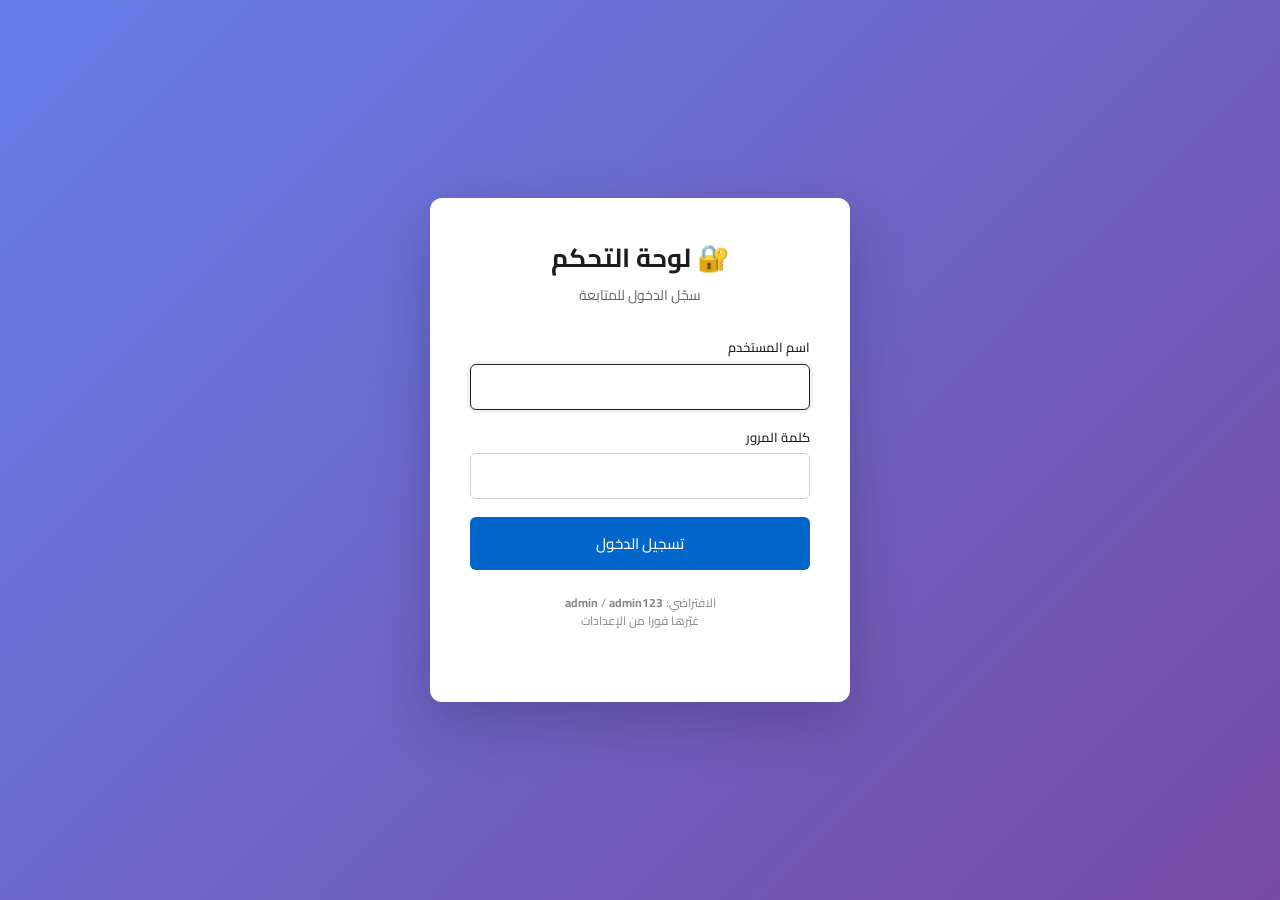
<file: admin/settings.html>
<!DOCTYPE html>
<html lang="ar" dir="rtl">
<head>
<meta charset="UTF-8">
<meta name="viewport" content="width=device-width, initial-scale=1.0">
<title>الإعدادات - Sevich Hair</title>
<link href="https://fonts.googleapis.com/css2?family=Cairo:wght@400;500;600;700&display=swap" rel="stylesheet">
<link rel="stylesheet" href="../assets/css/admin.css">
</head>
<body>

<div class="admin-layout">
    <div id="sidebarSlot"></div>
    <main class="admin-main" id="mainContent"></main>
</div>

<script src="../assets/js/data.js"></script>
<script src="admin.js"></script>
<script>
Admin.init('settings');

function render() {
    const config = SEVICH.getConfig();
    
    document.getElementById('mainContent').innerHTML = `
    <div class="admin-header">
        <h1>⚙️ الإعدادات</h1>
    </div>
    
    <div id="alertSlot"></div>
    
    <div style="display:grid; grid-template-columns:1fr 1fr; gap:20px;">
        
        <div class="admin-card">
            <div class="admin-card-header">
                <h2>🏪 إعدادات الموقع</h2>
            </div>
            <div class="admin-card-body">
                <form class="admin-form" id="generalForm">
                    <div class="form-group">
                        <label>اسم الموقع</label>
                        <input type="text" name="site_name" value="${SEVICH.escapeAttr(config.site_name)}">
                    </div>
                    
                    <div class="form-group">
                        <label>الشعار العلوي <small>(الشريط فوق الموقع)</small></label>
                        <input type="text" name="site_tagline" value="${SEVICH.escapeAttr(config.site_tagline)}">
                    </div>
                    
                    <div class="form-row">
                        <div class="form-group">
                            <label>رقم WhatsApp</label>
                            <input type="text" name="whatsapp_number" value="${SEVICH.escapeAttr(config.whatsapp_number)}" placeholder="+213XXXXXXXXX">
                        </div>
                        <div class="form-group">
                            <label>البريد الإلكتروني</label>
                            <input type="email" name="email" value="${SEVICH.escapeAttr(config.email)}">
                        </div>
                    </div>
                    
                    <div class="form-row">
                        <div class="form-group">
                            <label>سعر التوصيل للمنزل (DA)</label>
                            <input type="number" name="shipping_home" value="${config.shipping_home}">
                        </div>
                        <div class="form-group">
                            <label>سعر التوصيل للمكتب (DA)</label>
                            <input type="number" name="shipping_office" value="${config.shipping_office}">
                        </div>
                    </div>
                    
                    <div class="form-group">
                        <label>الحد الأقصى للقطع في الطلب الواحد</label>
                        <input type="number" name="max_cart_items" value="${config.max_cart_items}" min="1" max="20">
                        <small style="color:#888; display:block; margin-top:4px;">العميل لا يستطيع طلب أكثر من هذا العدد من القطع.</small>
                    </div>
                    
                    <button type="submit" class="btn-admin btn-primary">💾 حفظ الإعدادات</button>
                </form>
            </div>
        </div>
        
        <div class="admin-card">
            <div class="admin-card-header">
                <h2>📊 التسويق والتتبع</h2>
            </div>
            <div class="admin-card-body">
                <form class="admin-form" id="marketingForm">
                    <div class="form-group">
                        <label>Facebook Pixel ID</label>
                        <input type="text" name="facebook_pixel_id" value="${SEVICH.escapeAttr(config.facebook_pixel_id)}" placeholder="XXXXXXXXXXXXXXX">
                        <small style="color:#888; display:block; margin-top:4px;">
                            🔍 احصل عليه من: Meta Events Manager > Data Sources > Pixel
                        </small>
                    </div>
                    
                    <div class="form-group">
                        <label>Google Sheets Webhook URL</label>
                        <input type="url" name="google_sheets_webhook" value="${SEVICH.escapeAttr(config.google_sheets_webhook)}" placeholder="https://script.google.com/macros/s/.../exec">
                        <small style="color:#888; display:block; margin-top:4px;">
                            📘 <a href="../docs/google-sheets-setup.html" target="_blank">دليل الإعداد</a>
                        </small>
                    </div>
                    
                    <div style="display:flex; gap:8px;">
                        <button type="submit" class="btn-admin btn-primary">💾 حفظ</button>
                        <button type="button" class="btn-admin btn-success" id="testSheetsBtn" ${!config.google_sheets_webhook ? 'disabled' : ''}>
                            🧪 اختبار الاتصال
                        </button>
                    </div>
                </form>
            </div>
        </div>
    </div>
    
    <div class="admin-card" style="margin-top:20px;">
        <div class="admin-card-header">
            <h2>🔐 الأمان</h2>
        </div>
        <div class="admin-card-body">
            <form class="admin-form" id="passwordForm" style="max-width:500px;">
                <div class="form-group">
                    <label>اسم المستخدم</label>
                    <input type="text" name="admin_username" value="${SEVICH.escapeAttr(config.admin_username)}">
                </div>
                
                <div class="form-group">
                    <label>كلمة المرور الحالية</label>
                    <input type="password" name="current_password" required autocomplete="current-password">
                </div>
                
                <div class="form-row">
                    <div class="form-group">
                        <label>كلمة المرور الجديدة</label>
                        <input type="password" name="new_password" required minlength="6" autocomplete="new-password">
                    </div>
                    <div class="form-group">
                        <label>تأكيد كلمة المرور</label>
                        <input type="password" name="confirm_password" required minlength="6" autocomplete="new-password">
                    </div>
                </div>
                
                <button type="submit" class="btn-admin btn-danger">🔒 تغيير كلمة المرور</button>
            </form>
        </div>
    </div>
    
    <div class="admin-card" style="margin-top:20px;">
        <div class="admin-card-header">
            <h2>🗄️ البيانات (تخزين المتصفح)</h2>
        </div>
        <div class="admin-card-body">
            <p style="margin-bottom:16px; color:#666; font-size:13px;">
                ⚠️ كل البيانات (الطلبات، السلال المتروكة، المنتجات) محفوظة في متصفحك (localStorage). 
                نوصي بشدة بربط Google Sheets للحصول على نسخ احتياطية تلقائية.
            </p>
            <div style="display:flex; gap:8px; flex-wrap:wrap;">
                <button class="btn-admin btn-outline" id="exportBtn">📥 تصدير كل البيانات (JSON)</button>
                <button class="btn-admin btn-danger" id="resetBtn">🗑️ إعادة تعيين كل البيانات</button>
            </div>
        </div>
    </div>
    `;
    
    bindForms();
}

function bindForms() {
    document.getElementById('generalForm').addEventListener('submit', (e) => {
        e.preventDefault();
        const fd = new FormData(e.target);
        SEVICH.saveConfig({
            site_name: fd.get('site_name'),
            site_tagline: fd.get('site_tagline'),
            whatsapp_number: fd.get('whatsapp_number'),
            email: fd.get('email'),
            shipping_home: parseFloat(fd.get('shipping_home')) || 600,
            shipping_office: parseFloat(fd.get('shipping_office')) || 400,
            max_cart_items: parseInt(fd.get('max_cart_items')) || 3,
        });
        showAlert('success', '✓ تم حفظ الإعدادات');
    });
    
    document.getElementById('marketingForm').addEventListener('submit', (e) => {
        e.preventDefault();
        const fd = new FormData(e.target);
        SEVICH.saveConfig({
            facebook_pixel_id: fd.get('facebook_pixel_id').trim(),
            google_sheets_webhook: fd.get('google_sheets_webhook').trim(),
        });
        showAlert('success', '✓ تم حفظ إعدادات التسويق');
        setTimeout(() => render(), 800);
    });
    
    document.getElementById('passwordForm').addEventListener('submit', (e) => {
        e.preventDefault();
        const fd = new FormData(e.target);
        const config = SEVICH.getConfig();
        const current = fd.get('current_password');
        const newPwd = fd.get('new_password');
        const confirmPwd = fd.get('confirm_password');
        
        if (current !== config.admin_password) {
            showAlert('danger', 'كلمة المرور الحالية غير صحيحة');
            return;
        }
        if (newPwd.length < 6) {
            showAlert('danger', 'يجب أن تكون كلمة المرور 6 أحرف على الأقل');
            return;
        }
        if (newPwd !== confirmPwd) {
            showAlert('danger', 'كلمتا المرور غير متطابقتين');
            return;
        }
        
        SEVICH.saveConfig({
            admin_username: fd.get('admin_username') || 'admin',
            admin_password: newPwd,
        });
        showAlert('success', '✓ تم تغيير كلمة المرور');
        e.target.reset();
    });
    
    document.getElementById('testSheetsBtn')?.addEventListener('click', async () => {
        const config = SEVICH.getConfig();
        if (!config.google_sheets_webhook) return;
        
        const btn = document.getElementById('testSheetsBtn');
        btn.disabled = true;
        btn.textContent = 'جاري الاختبار...';
        
        try {
            await fetch(config.google_sheets_webhook, {
                method: 'POST',
                mode: 'no-cors',
                headers: { 'Content-Type': 'application/json' },
                body: JSON.stringify({
                    type: 'test',
                    data: { message: 'اختبار الاتصال', timestamp: new Date().toISOString() },
                }),
            });
            showAlert('success', '✓ تم إرسال اختبار الاتصال. تحقق من Google Sheet لرؤية ورقة "Test Log"');
        } catch (err) {
            showAlert('danger', '❌ فشل الاتصال. تأكد من صحة الرابط');
        }
        
        btn.disabled = false;
        btn.textContent = '🧪 اختبار الاتصال';
    });
    
    document.getElementById('exportBtn')?.addEventListener('click', () => {
        const data = {
            config: SEVICH.getConfig(),
            products: SEVICH.getProducts(),
            orders: Admin.getOrders(),
            abandoned: Admin.getAbandoned(),
            exported_at: new Date().toISOString(),
        };
        const blob = new Blob([JSON.stringify(data, null, 2)], { type: 'application/json' });
        const url = URL.createObjectURL(blob);
        const a = document.createElement('a');
        a.href = url;
        a.download = 'sevich-backup-' + Date.now() + '.json';
        a.click();
        URL.revokeObjectURL(url);
    });
    
    document.getElementById('resetBtn')?.addEventListener('click', () => {
        if (!confirm('هل أنت متأكد؟ سيتم حذف جميع الطلبات والسلال المتروكة والمنتجات والإعدادات. لا يمكن التراجع.')) return;
        if (!confirm('تأكيد نهائي: هذا سيحذف كل شيء!')) return;
        
        Object.values(SEVICH.KEYS).forEach(k => SEVICH.storage.remove(k));
        showAlert('success', '✓ تم إعادة تعيين جميع البيانات. جاري التحويل...');
        setTimeout(() => window.location.href = 'login.html', 1500);
    });
}

function showAlert(type, message) {
    const slot = document.getElementById('alertSlot');
    slot.innerHTML = `<div class="alert alert-${type}">${message}</div>`;
    setTimeout(() => slot.innerHTML = '', 4000);
    window.scrollTo(0, 0);
}

render();
</script>

</body>
</html>
</file>
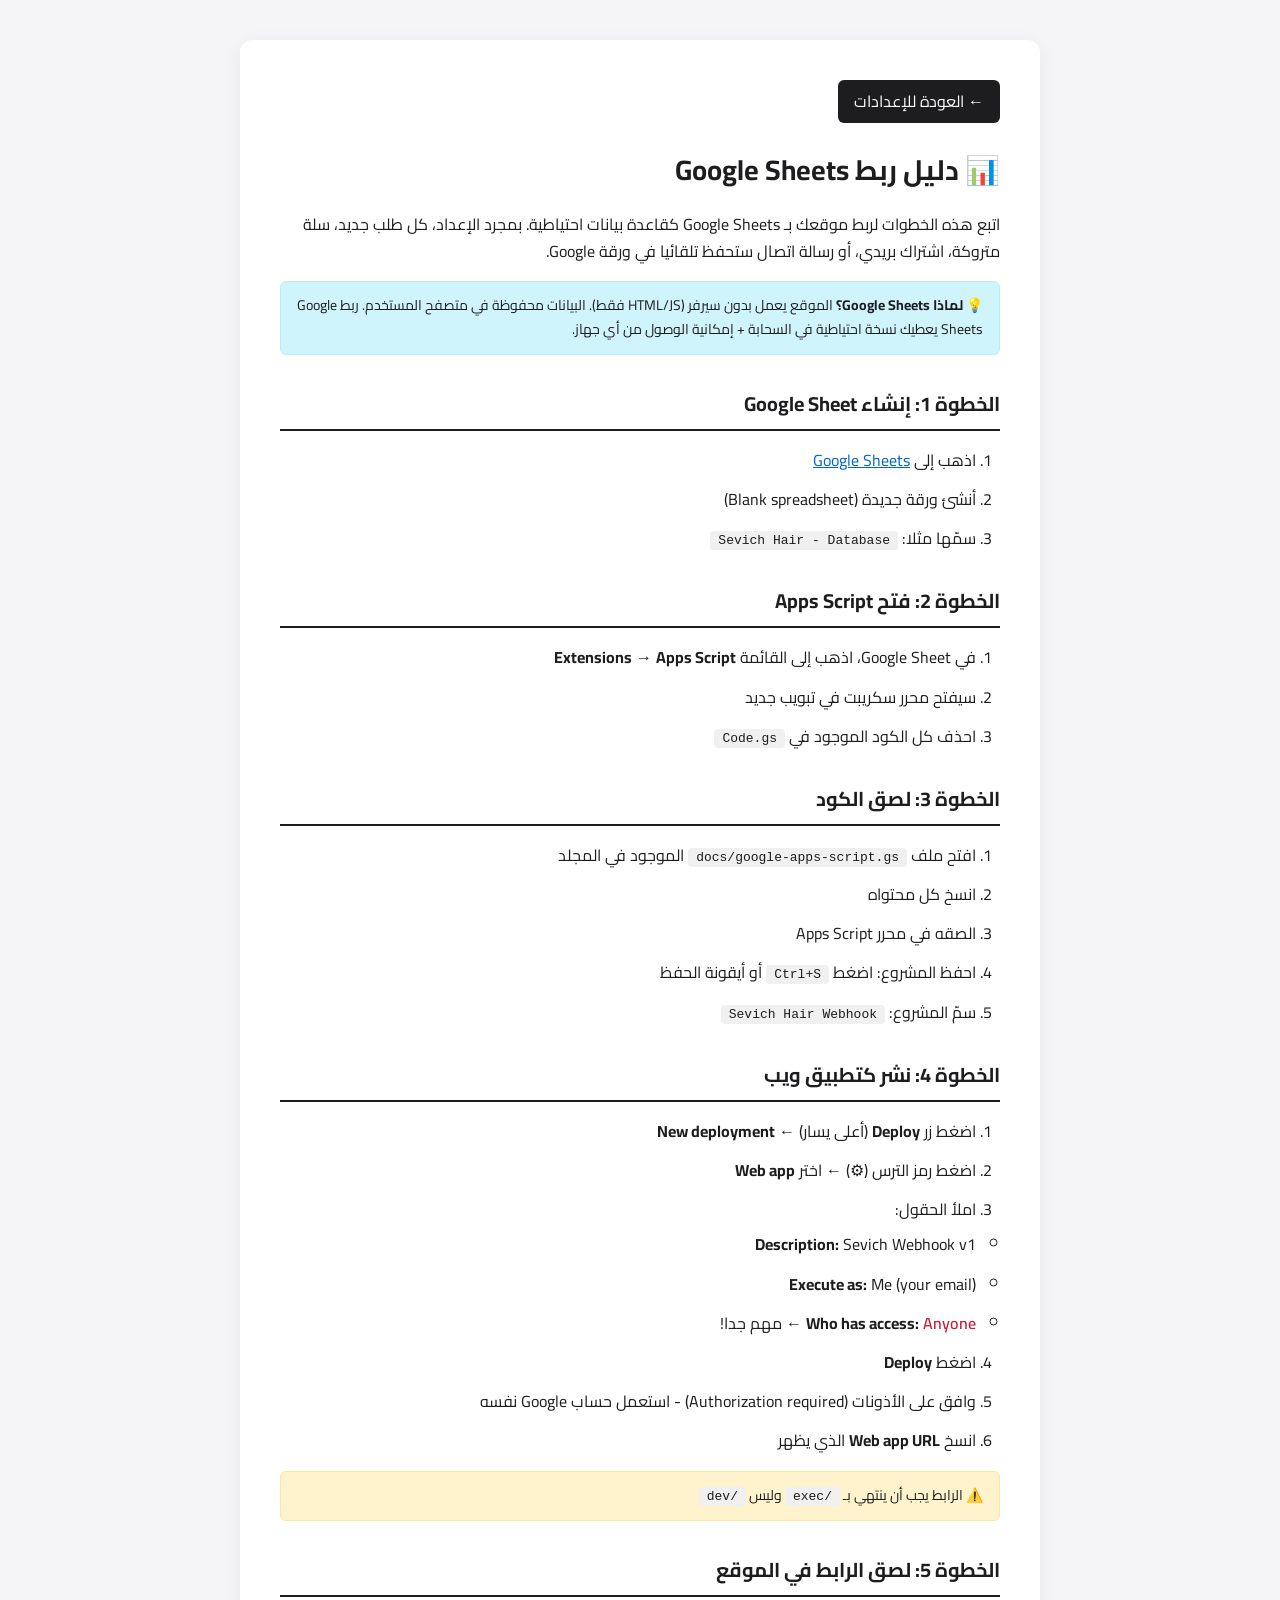
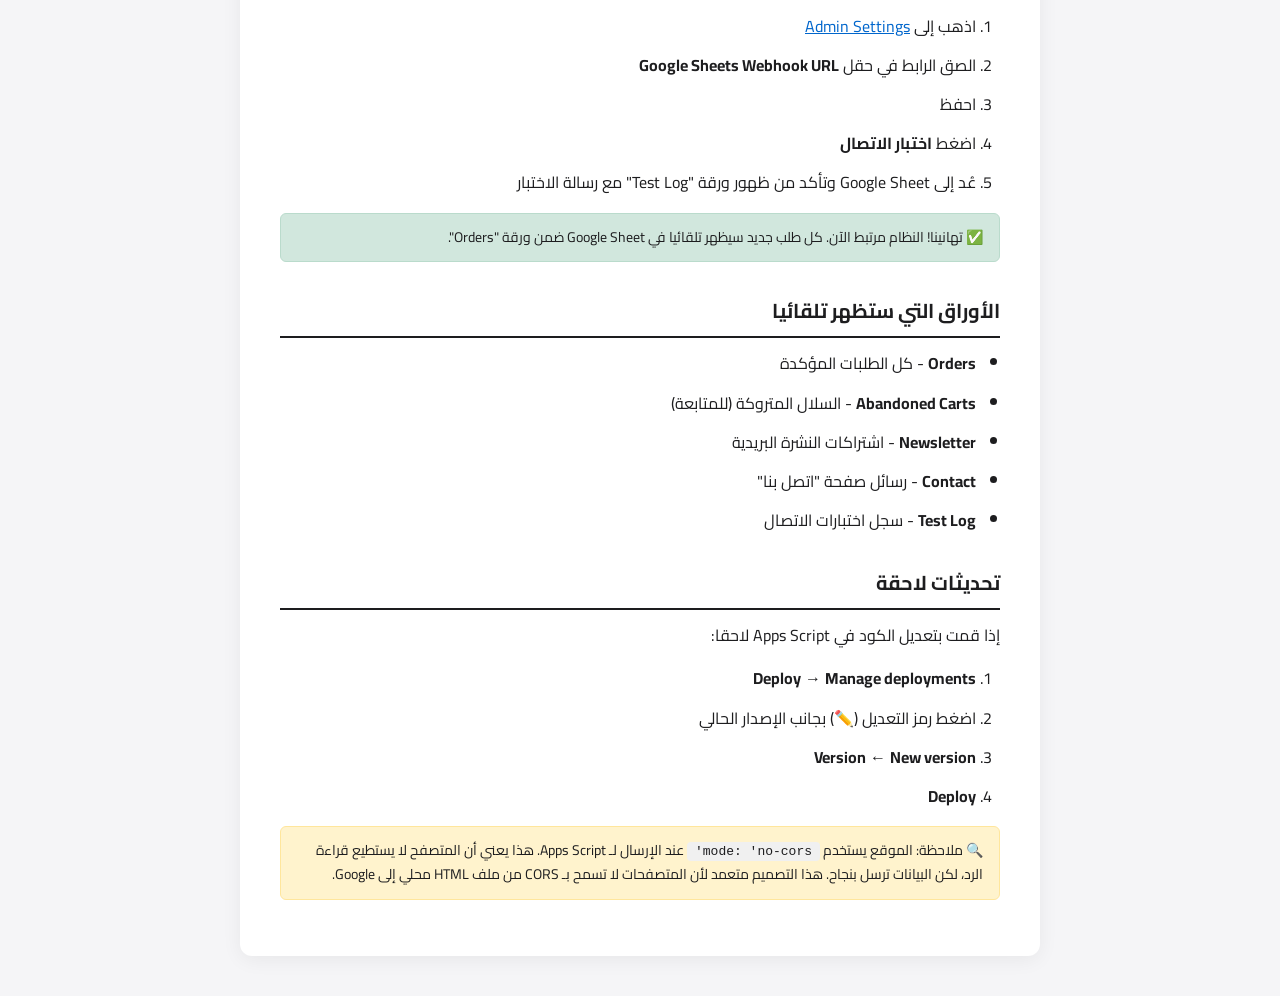
<file: docs/google-sheets-setup.html>
<!DOCTYPE html>
<html lang="ar" dir="rtl">
<head>
<meta charset="UTF-8">
<title>دليل ربط Google Sheets - Sevich Hair</title>
<link href="https://fonts.googleapis.com/css2?family=Cairo:wght@400;500;600;700&display=swap" rel="stylesheet">
<style>
* { box-sizing: border-box; margin: 0; padding: 0; }
body { font-family: 'Cairo', sans-serif; background: #f5f5f7; color: #1d1d1f; line-height: 1.7; padding: 40px 20px; }
.container { max-width: 800px; margin: 0 auto; background: white; padding: 40px; border-radius: 12px; box-shadow: 0 4px 20px rgba(0,0,0,.06); }
h1 { font-size: 28px; margin-bottom: 16px; }
h2 { font-size: 20px; margin: 32px 0 12px; padding-bottom: 8px; border-bottom: 2px solid #1d1d1f; }
ol { padding-right: 24px; margin: 16px 0; }
li { margin-bottom: 12px; }
code { background: #f0f0f0; padding: 2px 8px; border-radius: 4px; font-family: monospace; font-size: 13px; }
pre { background: #1d1d1f; color: #fff; padding: 16px; border-radius: 8px; overflow-x: auto; margin: 12px 0; font-size: 12px; line-height: 1.5; }
.alert { background: #fff3cd; border: 1px solid #ffe69c; padding: 12px 16px; border-radius: 6px; margin: 16px 0; font-size: 14px; }
.alert-success { background: #d1e7dd; border-color: #badbcc; }
.alert-info { background: #cff4fc; border-color: #b6effb; }
a { color: #0066cc; }
.back { display: inline-block; margin-bottom: 24px; padding: 8px 16px; background: #1d1d1f; color: white; border-radius: 6px; text-decoration: none; }
</style>
</head>
<body>

<div class="container">
    <a href="../admin/settings.html" class="back">← العودة للإعدادات</a>
    
    <h1>📊 دليل ربط Google Sheets</h1>
    <p>اتبع هذه الخطوات لربط موقعك بـ Google Sheets كقاعدة بيانات احتياطية. بمجرد الإعداد، كل طلب جديد، سلة متروكة، اشتراك بريدي، أو رسالة اتصال ستحفظ تلقائيا في ورقة Google.</p>
    
    <div class="alert alert-info">
        💡 <strong>لماذا Google Sheets؟</strong> الموقع يعمل بدون سيرفر (HTML/JS فقط). البيانات محفوظة في متصفح المستخدم. ربط Google Sheets يعطيك نسخة احتياطية في السحابة + إمكانية الوصول من أي جهاز.
    </div>
    
    <h2>الخطوة 1: إنشاء Google Sheet</h2>
    <ol>
        <li>اذهب إلى <a href="https://sheets.google.com" target="_blank">Google Sheets</a></li>
        <li>أنشئ ورقة جديدة (Blank spreadsheet)</li>
        <li>سمّها مثلا: <code>Sevich Hair - Database</code></li>
    </ol>
    
    <h2>الخطوة 2: فتح Apps Script</h2>
    <ol>
        <li>في Google Sheet، اذهب إلى القائمة <strong>Extensions</strong> → <strong>Apps Script</strong></li>
        <li>سيفتح محرر سكريبت في تبويب جديد</li>
        <li>احذف كل الكود الموجود في <code>Code.gs</code></li>
    </ol>
    
    <h2>الخطوة 3: لصق الكود</h2>
    <ol>
        <li>افتح ملف <code>docs/google-apps-script.gs</code> الموجود في المجلد</li>
        <li>انسخ كل محتواه</li>
        <li>الصقه في محرر Apps Script</li>
        <li>احفظ المشروع: اضغط <code>Ctrl+S</code> أو أيقونة الحفظ</li>
        <li>سمّ المشروع: <code>Sevich Hair Webhook</code></li>
    </ol>
    
    <h2>الخطوة 4: نشر كتطبيق ويب</h2>
    <ol>
        <li>اضغط زر <strong>Deploy</strong> (أعلى يسار) ← <strong>New deployment</strong></li>
        <li>اضغط رمز الترس (⚙) ← اختر <strong>Web app</strong></li>
        <li>املأ الحقول:
            <ul style="margin-top:8px;">
                <li><strong>Description:</strong> Sevich Webhook v1</li>
                <li><strong>Execute as:</strong> Me (your email)</li>
                <li><strong>Who has access:</strong> <span style="color:#c41e3a; font-weight:600;">Anyone</span> ← مهم جدا!</li>
            </ul>
        </li>
        <li>اضغط <strong>Deploy</strong></li>
        <li>وافق على الأذونات (Authorization required) - استعمل حساب Google نفسه</li>
        <li>انسخ <strong>Web app URL</strong> الذي يظهر</li>
    </ol>
    
    <div class="alert">
        ⚠️ الرابط يجب أن ينتهي بـ <code>/exec</code> وليس <code>/dev</code>
    </div>
    
    <h2>الخطوة 5: لصق الرابط في الموقع</h2>
    <ol>
        <li>اذهب إلى <a href="../admin/settings.html">Admin Settings</a></li>
        <li>الصق الرابط في حقل <strong>Google Sheets Webhook URL</strong></li>
        <li>احفظ</li>
        <li>اضغط <strong>اختبار الاتصال</strong></li>
        <li>عُد إلى Google Sheet وتأكد من ظهور ورقة "Test Log" مع رسالة الاختبار</li>
    </ol>
    
    <div class="alert alert-success">
        ✅ تهانينا! النظام مرتبط الآن. كل طلب جديد سيظهر تلقائيا في Google Sheet ضمن ورقة "Orders".
    </div>
    
    <h2>الأوراق التي ستظهر تلقائيا</h2>
    <ul style="padding-right:24px;">
        <li><strong>Orders</strong> - كل الطلبات المؤكدة</li>
        <li><strong>Abandoned Carts</strong> - السلال المتروكة (للمتابعة)</li>
        <li><strong>Newsletter</strong> - اشتراكات النشرة البريدية</li>
        <li><strong>Contact</strong> - رسائل صفحة "اتصل بنا"</li>
        <li><strong>Test Log</strong> - سجل اختبارات الاتصال</li>
    </ul>
    
    <h2>تحديثات لاحقة</h2>
    <p>إذا قمت بتعديل الكود في Apps Script لاحقا:</p>
    <ol>
        <li><strong>Deploy</strong> → <strong>Manage deployments</strong></li>
        <li>اضغط رمز التعديل (✏️) بجانب الإصدار الحالي</li>
        <li><strong>Version</strong> ← <strong>New version</strong></li>
        <li><strong>Deploy</strong></li>
    </ol>
    
    <div class="alert">
        🔍 ملاحظة: الموقع يستخدم <code>mode: 'no-cors'</code> عند الإرسال لـ Apps Script. هذا يعني أن المتصفح لا يستطيع قراءة الرد، لكن البيانات ترسل بنجاح. هذا التصميم متعمد لأن المتصفحات لا تسمح بـ CORS من ملف HTML محلي إلى Google.
    </div>
</div>

</body>
</html>
</file>
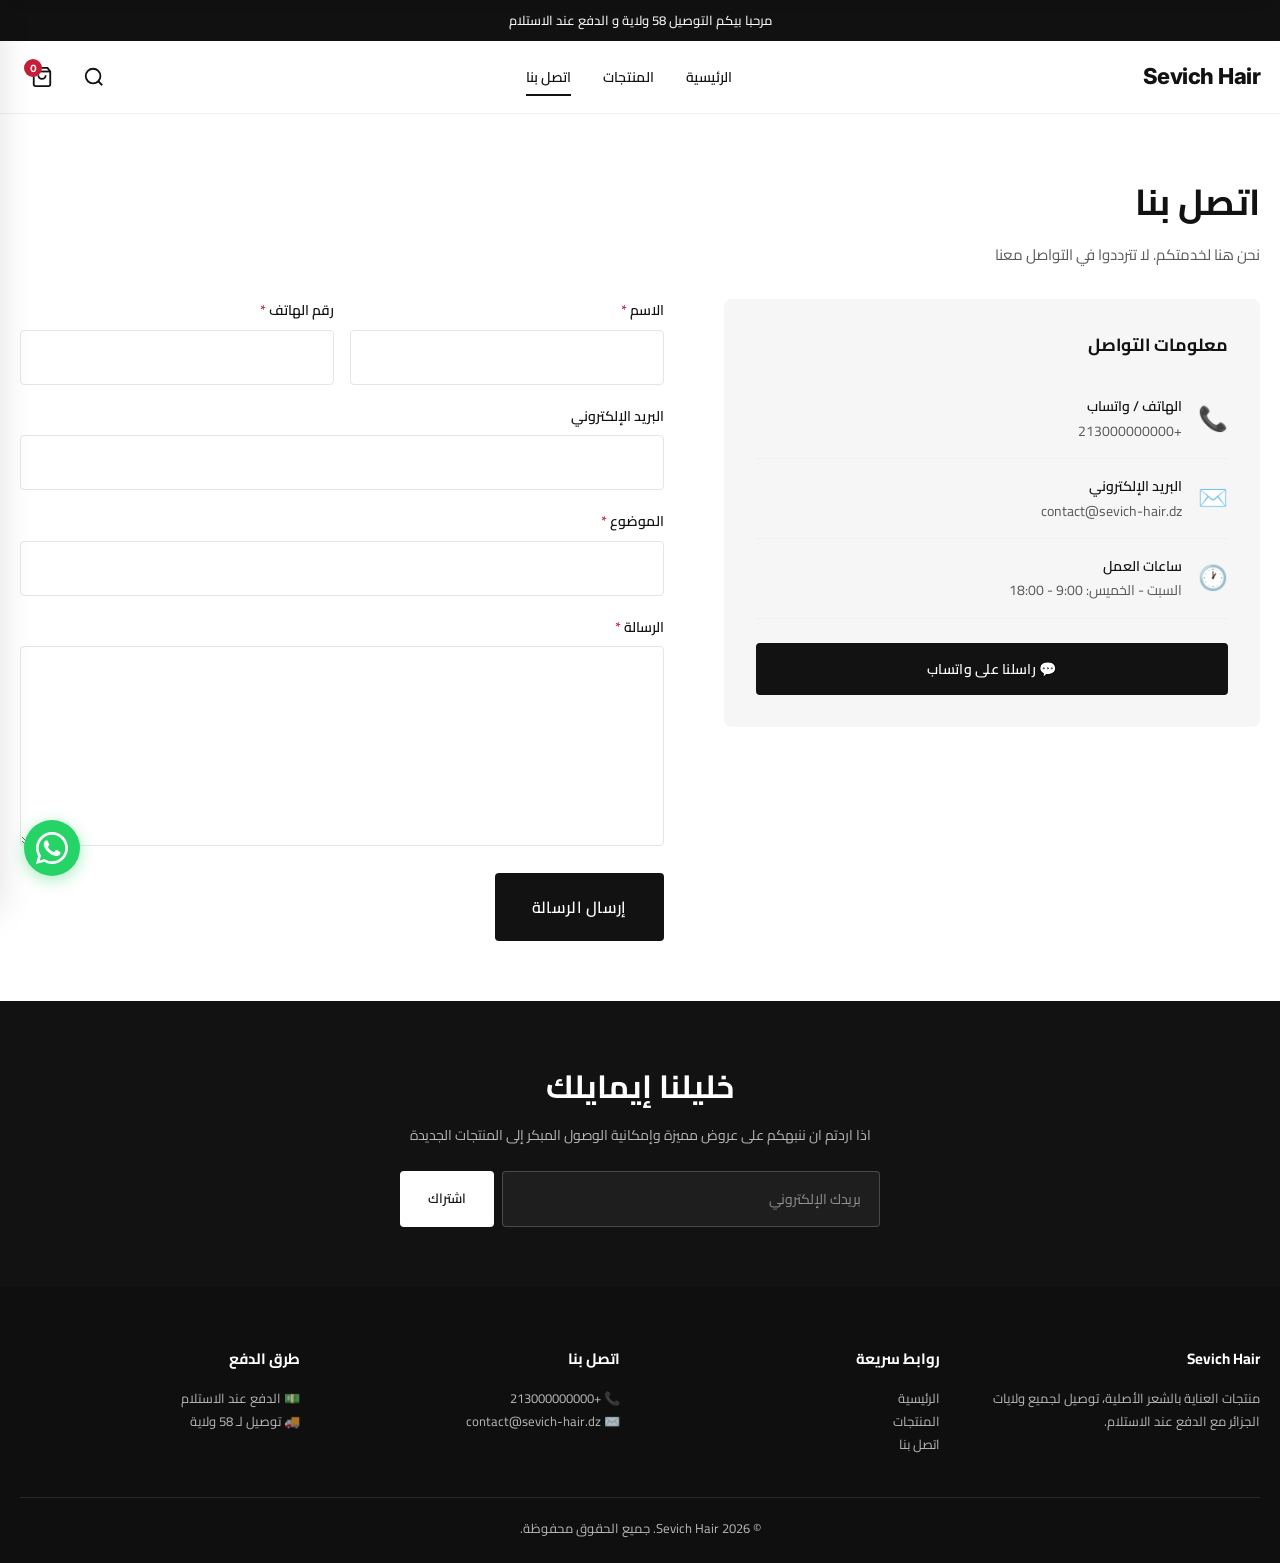
<file: sevich-hair-2/contact.html>
<!DOCTYPE html>
<html lang="ar" dir="rtl">
<head>
<meta charset="UTF-8">
<meta name="viewport" content="width=device-width, initial-scale=1.0">
<title>اتصل بنا | Sevich Hair</title>
<link href="https://fonts.googleapis.com/css2?family=Cairo:wght@400;500;600;700;800&family=Inter:wght@400;500;600;700&display=swap" rel="stylesheet">
<link rel="stylesheet" href="assets/css/style.css">
</head>
<body data-page="contact">

<div id="site-header-slot"></div>

<main>
<section class="section">
    <div class="container">
        <div class="section-header" style="text-align:right; margin-bottom:32px;">
            <h1 class="section-title">اتصل بنا</h1>
            <p class="section-subtitle">نحن هنا لخدمتكم. لا تترددوا في التواصل معنا</p>
        </div>
        
        <div class="contact-layout">
            <div class="contact-info-card">
                <h3 style="margin-bottom:20px;">معلومات التواصل</h3>
                
                <div class="contact-item">
                    <span class="icon">📞</span>
                    <div>
                        <h4>الهاتف / واتساب</h4>
                        <p id="contactPhone">—</p>
                    </div>
                </div>
                
                <div class="contact-item">
                    <span class="icon">✉️</span>
                    <div>
                        <h4>البريد الإلكتروني</h4>
                        <p id="contactEmail">—</p>
                    </div>
                </div>
                
                <div class="contact-item">
                    <span class="icon">🕐</span>
                    <div>
                        <h4>ساعات العمل</h4>
                        <p>السبت - الخميس: 9:00 - 18:00</p>
                    </div>
                </div>
                
                <div style="margin-top:24px;">
                    <a id="whatsappBtn" href="#" class="btn btn-dark btn-block" target="_blank">
                        💬 راسلنا على واتساب
                    </a>
                </div>
            </div>
            
            <div>
                <form id="contactForm">
                    <div class="form-row">
                        <div class="form-group">
                            <label class="form-label">الاسم <span class="required">*</span></label>
                            <input type="text" class="form-input" name="name" required>
                        </div>
                        <div class="form-group">
                            <label class="form-label">رقم الهاتف <span class="required">*</span></label>
                            <input type="tel" class="form-input" name="phone" required>
                        </div>
                    </div>
                    
                    <div class="form-group">
                        <label class="form-label">البريد الإلكتروني</label>
                        <input type="email" class="form-input" name="email">
                    </div>
                    
                    <div class="form-group">
                        <label class="form-label">الموضوع <span class="required">*</span></label>
                        <input type="text" class="form-input" name="subject" required>
                    </div>
                    
                    <div class="form-group">
                        <label class="form-label">الرسالة <span class="required">*</span></label>
                        <textarea class="form-textarea" name="message" rows="6" required></textarea>
                    </div>
                    
                    <button type="submit" class="btn btn-dark btn-lg" id="contactSubmit">إرسال الرسالة</button>
                </form>
            </div>
        </div>
    </div>
</section>
</main>

<div id="site-footer-slot"></div>

<script src="assets/js/data.js"></script>
<script src="assets/js/cart.js"></script>
<script src="assets/js/layout.js"></script>
<script>
document.addEventListener('layout:ready', function() {
    const config = SEVICH.getConfig();
    document.getElementById('contactPhone').textContent = config.whatsapp_number;
    document.getElementById('contactEmail').textContent = config.email;
    const phoneClean = config.whatsapp_number.replace(/\D/g, '');
    document.getElementById('whatsappBtn').href = 'https://wa.me/' + phoneClean;
    
    document.getElementById('contactForm').addEventListener('submit', async (e) => {
        e.preventDefault();
        const btn = document.getElementById('contactSubmit');
        btn.disabled = true;
        btn.textContent = 'جاري الإرسال...';
        
        const data = Object.fromEntries(new FormData(e.target));
        
        if (config.google_sheets_webhook) {
            try {
                await fetch(config.google_sheets_webhook, {
                    method: 'POST',
                    mode: 'no-cors',
                    headers: { 'Content-Type': 'application/json' },
                    body: JSON.stringify({
                        type: 'contact',
                        data: { ...data, created_at: new Date().toISOString() },
                    }),
                });
            } catch (err) {}
        }
        
        SEVICH.toast('تم إرسال رسالتك بنجاح', 'success');
        e.target.reset();
        btn.disabled = false;
        btn.textContent = 'إرسال الرسالة';
    });
});
</script>

</body>
</html>
</file>
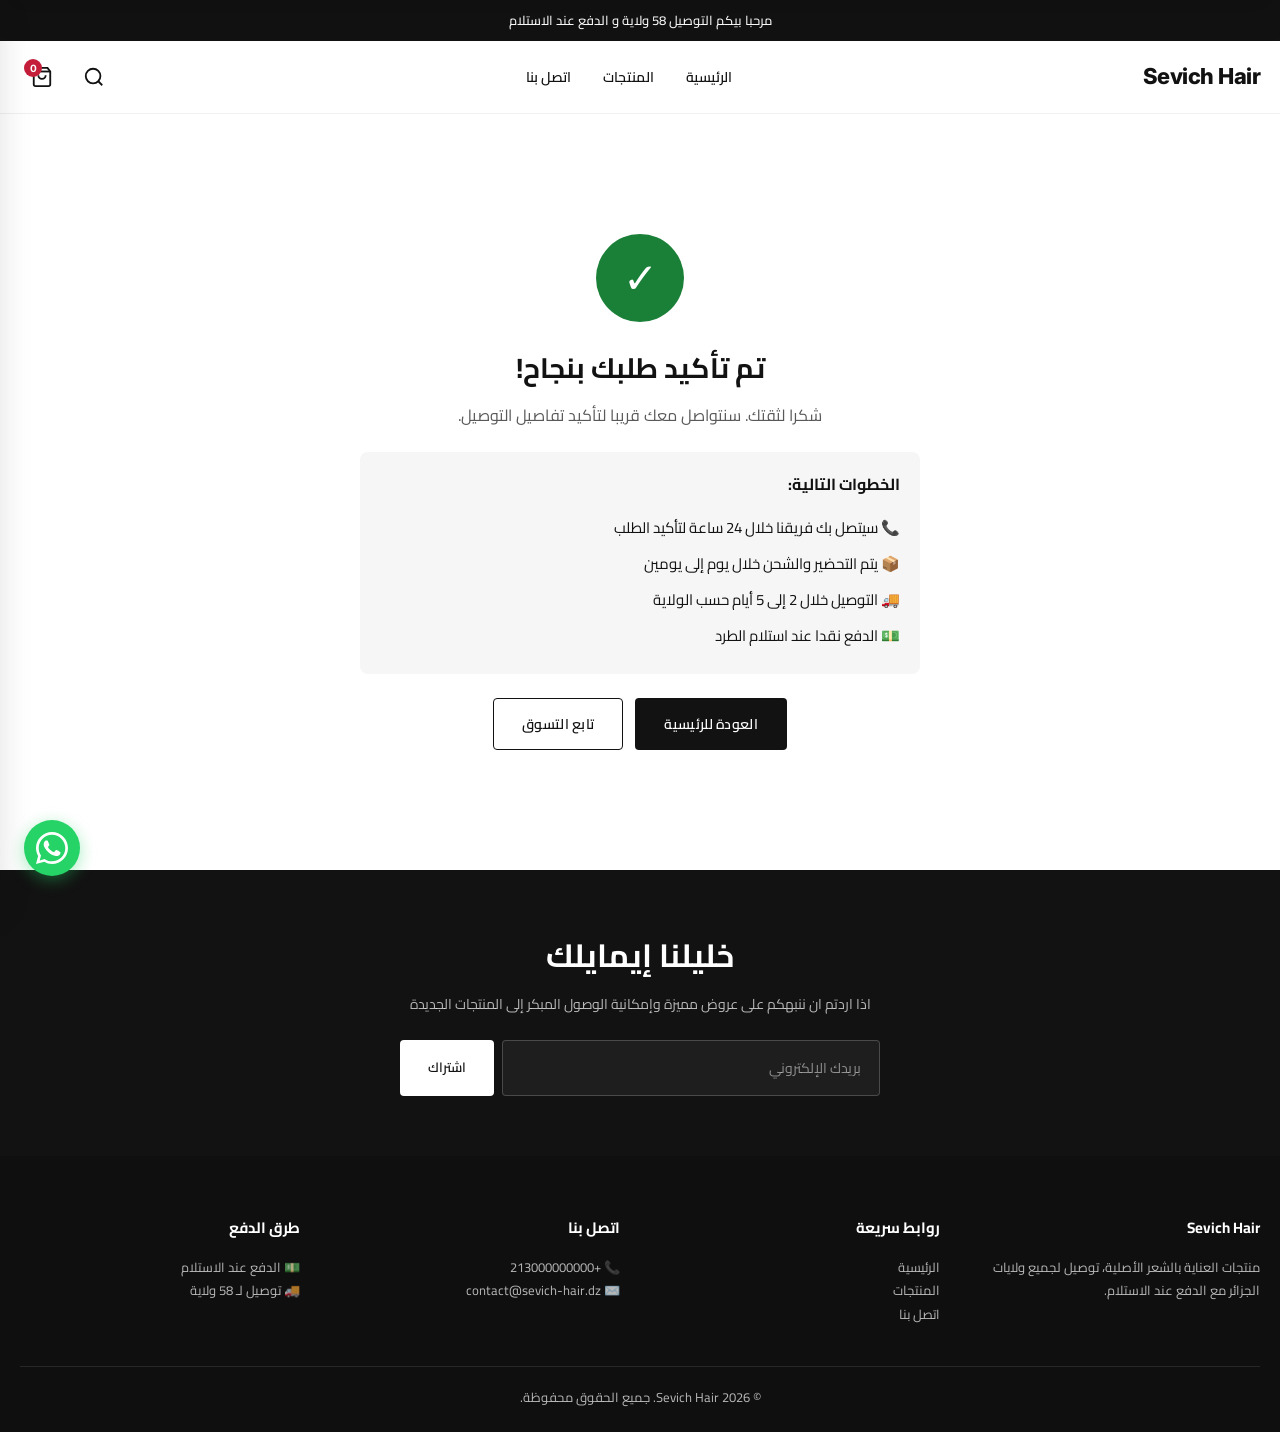
<file: sevich-hair-2/order-success.html>
<!DOCTYPE html>
<html lang="ar" dir="rtl">
<head>
<meta charset="UTF-8">
<meta name="viewport" content="width=device-width, initial-scale=1.0">
<title>تم تأكيد الطلب | Sevich Hair</title>
<link href="https://fonts.googleapis.com/css2?family=Cairo:wght@400;500;600;700;800&family=Inter:wght@400;500;600;700&display=swap" rel="stylesheet">
<link rel="stylesheet" href="assets/css/style.css">
</head>
<body data-page="success">

<div id="site-header-slot"></div>

<main>
<section class="section">
    <div class="container">
        <div class="order-success">
            <div class="order-success-icon">✓</div>
            <h1 style="font-size:28px; margin-bottom:12px;">تم تأكيد طلبك بنجاح!</h1>
            <p style="color:var(--color-text-light); font-size:16px;">شكرا لثقتك. سنتواصل معك قريبا لتأكيد تفاصيل التوصيل.</p>
            
            <div class="order-number" id="orderNumber" style="display:none;"></div>
            
            <div style="text-align:right; background:var(--color-bg-soft); padding:20px; border-radius:var(--radius-md); margin:24px 0;">
                <h3 style="font-size:16px; margin-bottom:12px;">الخطوات التالية:</h3>
                <ul style="list-style:none; padding:0;">
                    <li style="padding:6px 0;">📞 سيتصل بك فريقنا خلال 24 ساعة لتأكيد الطلب</li>
                    <li style="padding:6px 0;">📦 يتم التحضير والشحن خلال يوم إلى يومين</li>
                    <li style="padding:6px 0;">🚚 التوصيل خلال 2 إلى 5 أيام حسب الولاية</li>
                    <li style="padding:6px 0;">💵 الدفع نقدا عند استلام الطرد</li>
                </ul>
            </div>
            
            <div style="display:flex; gap:12px; justify-content:center; flex-wrap:wrap; margin-top:24px;">
                <a href="index.html" class="btn btn-dark">العودة للرئيسية</a>
                <a href="catalog.html" class="btn btn-outline">تابع التسوق</a>
            </div>
        </div>
    </div>
</section>
</main>

<div id="site-footer-slot"></div>

<script src="assets/js/data.js"></script>
<script src="assets/js/cart.js"></script>
<script src="assets/js/layout.js"></script>
<script>
document.addEventListener('layout:ready', function() {
    const orderId = SEVICH.getQueryParam('order');
    if (orderId) {
        const el = document.getElementById('orderNumber');
        el.textContent = 'رقم الطلب: ' + orderId;
        el.style.display = 'block';
    }
});
</script>

</body>
</html>
</file>
<file: assets/css/admin.css>
* { box-sizing: border-box; margin: 0; padding: 0; }
body { font-family: 'Cairo', 'Tajawal', -apple-system, sans-serif; background: #f5f5f7; color: #1d1d1f; direction: rtl; line-height: 1.5; font-size: 14px; }
a { color: #0066cc; text-decoration: none; }
a:hover { text-decoration: underline; }

/* Login */
.login-page { min-height: 100vh; display: flex; align-items: center; justify-content: center; background: linear-gradient(135deg, #667eea 0%, #764ba2 100%); padding: 20px; }
.login-card { background: white; width: 100%; max-width: 420px; padding: 40px; border-radius: 12px; box-shadow: 0 20px 60px rgba(0,0,0,.2); }
.login-card h1 { text-align: center; margin-bottom: 8px; font-size: 26px; }
.login-card p { text-align: center; color: #666; margin-bottom: 32px; font-size: 14px; }
.login-error { background: #fee; color: #c41e3a; padding: 10px; border-radius: 6px; margin-bottom: 16px; text-align: center; font-size: 13px; display: none; }
.login-error.show { display: block; }

/* Layout */
.admin-layout { display: grid; grid-template-columns: 240px 1fr; min-height: 100vh; }
.admin-sidebar { background: #1d1d1f; color: white; padding: 24px 0; position: fixed; top: 0; right: 0; width: 240px; height: 100vh; overflow-y: auto; }
.admin-sidebar-logo { padding: 0 24px 24px; border-bottom: 1px solid rgba(255,255,255,.1); margin-bottom: 16px; }
.admin-sidebar-logo h2 { font-size: 20px; }
.admin-sidebar-logo small { color: rgba(255,255,255,.5); font-size: 12px; }
.admin-nav { padding: 0 12px; }
.admin-nav a { display: flex; align-items: center; gap: 12px; padding: 11px 14px; color: rgba(255,255,255,.7); border-radius: 8px; margin-bottom: 2px; font-size: 14px; transition: all 200ms ease; text-decoration: none; }
.admin-nav a:hover { background: rgba(255,255,255,.05); color: white; text-decoration: none; }
.admin-nav a.active { background: white; color: #1d1d1f; }
.admin-nav a .badge { margin-right: auto; background: #c41e3a; color: white; font-size: 11px; padding: 2px 8px; border-radius: 10px; font-weight: 600; }
.admin-sidebar-footer { position: absolute; bottom: 16px; right: 12px; left: 12px; }
.admin-main { grid-column: 2; padding: 28px 32px; overflow-x: hidden; }
.admin-header { display: flex; justify-content: space-between; align-items: center; margin-bottom: 24px; flex-wrap: wrap; gap: 16px; }
.admin-header h1 { font-size: 24px; font-weight: 700; }

/* Stats */
.stats-grid { display: grid; grid-template-columns: repeat(auto-fit, minmax(200px, 1fr)); gap: 16px; margin-bottom: 32px; }
.stat-card { background: white; padding: 20px; border-radius: 10px; border: 1px solid #e5e5e7; }
.stat-card .stat-label { color: #666; font-size: 13px; margin-bottom: 8px; }
.stat-card .stat-value { font-size: 28px; font-weight: 700; margin-bottom: 4px; }
.stat-card .stat-change { font-size: 12px; color: #1a7f37; }

/* Tables */
.admin-card { background: white; border-radius: 10px; border: 1px solid #e5e5e7; overflow: hidden; margin-bottom: 20px; }
.admin-card-header { padding: 16px 20px; border-bottom: 1px solid #e5e5e7; display: flex; justify-content: space-between; align-items: center; flex-wrap: wrap; gap: 12px; }
.admin-card-header h2 { font-size: 16px; font-weight: 600; }
.admin-card-body { padding: 20px; }
.admin-card-body.no-padding { padding: 0; }
.admin-table { width: 100%; border-collapse: collapse; font-size: 13px; }
.admin-table th { padding: 12px 16px; text-align: right; background: #fafafa; font-weight: 600; border-bottom: 1px solid #e5e5e7; color: #555; font-size: 12px; text-transform: uppercase; letter-spacing: .5px; }
.admin-table td { padding: 14px 16px; border-bottom: 1px solid #f0f0f0; vertical-align: top; }
.admin-table tr:hover td { background: #fafafa; }
.admin-table .product-thumb { width: 44px; height: 44px; border-radius: 6px; object-fit: cover; background: #f0f0f0; }

.status-badge { display: inline-block; padding: 3px 10px; border-radius: 12px; font-size: 11px; font-weight: 600; }
.status-badge.pending { background: #fff3cd; color: #856404; }
.status-badge.confirmed { background: #d1e7dd; color: #0f5132; }
.status-badge.shipped { background: #cff4fc; color: #055160; }
.status-badge.delivered { background: #d1e7dd; color: #0f5132; }
.status-badge.cancelled { background: #f8d7da; color: #842029; }
.status-badge.recovered { background: #d1e7dd; color: #0f5132; }

/* Forms */
.admin-form .form-group { margin-bottom: 18px; }
.admin-form label { display: block; margin-bottom: 6px; font-weight: 500; font-size: 13px; }
.admin-form label small { color: #888; font-weight: 400; margin-right: 6px; }
.admin-form input[type="text"], .admin-form input[type="email"], .admin-form input[type="number"], .admin-form input[type="password"], .admin-form input[type="url"], .admin-form input[type="tel"], .admin-form select, .admin-form textarea { width: 100%; padding: 9px 12px; border: 1px solid #d1d1d6; border-radius: 6px; font-family: inherit; font-size: 14px; outline: none; transition: border-color 200ms; background: white; }
.admin-form input:focus, .admin-form select:focus, .admin-form textarea:focus { border-color: #1d1d1f; box-shadow: 0 0 0 3px rgba(0,0,0,.05); }
.admin-form textarea { resize: vertical; min-height: 100px; }
.admin-form .form-row { display: grid; grid-template-columns: 1fr 1fr; gap: 16px; }

.btn-admin { display: inline-flex; align-items: center; gap: 6px; padding: 9px 18px; background: #1d1d1f; color: white; border: none; border-radius: 6px; font-family: inherit; font-size: 13px; font-weight: 500; cursor: pointer; transition: opacity 200ms; text-decoration: none; }
.btn-admin:hover { opacity: .85; text-decoration: none; }
.btn-admin.btn-primary { background: #0066cc; }
.btn-admin.btn-danger { background: #c41e3a; }
.btn-admin.btn-success { background: #1a7f37; }
.btn-admin.btn-outline { background: white; color: #1d1d1f; border: 1px solid #d1d1d6; }
.btn-admin.btn-sm { padding: 5px 11px; font-size: 12px; }
.btn-admin:disabled { opacity: .5; cursor: not-allowed; }
.btn-group { display: flex; gap: 8px; flex-wrap: wrap; }

/* Alerts */
.alert { padding: 12px 16px; border-radius: 8px; margin-bottom: 16px; font-size: 13px; }
.alert-success { background: #d1e7dd; color: #0f5132; border: 1px solid #badbcc; }
.alert-danger { background: #f8d7da; color: #842029; border: 1px solid #f5c2c7; }
.alert-warning { background: #fff3cd; color: #856404; border: 1px solid #ffe69c; }
.alert-info { background: #cff4fc; color: #055160; border: 1px solid #b6effb; }

/* Order details */
.order-detail-row { display: grid; grid-template-columns: 140px 1fr; gap: 16px; padding: 8px 0; font-size: 13px; border-bottom: 1px dashed #e5e5e7; }
.order-detail-row:last-child { border-bottom: none; }
.order-detail-row .label { color: #666; font-weight: 500; }
.order-items { background: #fafafa; padding: 12px; border-radius: 8px; margin: 12px 0; }
.order-item-row { display: grid; grid-template-columns: 50px 1fr auto; gap: 12px; align-items: center; padding: 8px 0; border-bottom: 1px solid #e5e5e7; }
.order-item-row:last-child { border-bottom: none; }
.order-item-row img { width: 50px; height: 50px; border-radius: 4px; object-fit: cover; }

/* Empty */
.empty-state { text-align: center; padding: 60px 20px; color: #888; }
.empty-state .icon { font-size: 48px; margin-bottom: 12px; }

/* Responsive */
@media (max-width: 768px) {
    .admin-layout { grid-template-columns: 1fr; }
    .admin-sidebar { position: relative; width: 100%; height: auto; }
    .admin-sidebar-footer { position: relative; bottom: auto; right: auto; left: auto; padding: 16px 12px 0; }
    .admin-main { grid-column: 1; padding: 16px; }
    .admin-form .form-row { grid-template-columns: 1fr; }
    .admin-table { font-size: 12px; }
    .admin-table th, .admin-table td { padding: 8px; }
    .stats-grid { grid-template-columns: repeat(2, 1fr); }
}
</file>
<file: sevich-hair-2/assets/css/style.css>
/* Sevich Hair - Style principal */

:root {
    --color-bg: #ffffff;
    --color-text: #121212;
    --color-text-light: #595959;
    --color-text-lighter: #8a8a8a;
    --color-border: #e5e5e5;
    --color-border-light: #f0f0f0;
    --color-bg-soft: #f6f6f6;
    --color-accent: #c41e3a;
    --color-accent-dark: #a01830;
    --color-success: #1a7f37;
    --color-sale: #d12c2c;
    --color-star: #f5a623;
    --font-display: 'Cairo', 'Tajawal', -apple-system, sans-serif;
    --font-body: 'Cairo', 'Tajawal', -apple-system, sans-serif;
    --font-en: 'Inter', -apple-system, sans-serif;
    --container-max: 1280px;
    --header-height: 72px;
    --shadow-sm: 0 1px 2px rgba(0,0,0,.06);
    --shadow-md: 0 4px 12px rgba(0,0,0,.08);
    --shadow-lg: 0 12px 32px rgba(0,0,0,.12);
    --radius-sm: 4px;
    --radius-md: 8px;
    --radius-lg: 12px;
    --transition: 200ms cubic-bezier(.4,0,.2,1);
}

* { box-sizing: border-box; margin: 0; padding: 0; }
html { scroll-behavior: smooth; }
body {
    font-family: var(--font-body);
    font-size: 15px;
    line-height: 1.6;
    color: var(--color-text);
    background: var(--color-bg);
    -webkit-font-smoothing: antialiased;
    -moz-osx-font-smoothing: grayscale;
    direction: rtl;
}
img { max-width: 100%; height: auto; display: block; }
a { color: inherit; text-decoration: none; transition: opacity var(--transition); }
a:hover { opacity: .75; }
button { font-family: inherit; cursor: pointer; border: none; background: none; }
ul { list-style: none; }
.container { max-width: var(--container-max); margin: 0 auto; padding: 0 20px; }

/* Buttons */
.btn {
    display: inline-flex; align-items: center; justify-content: center; gap: 8px;
    padding: 14px 28px; font-size: 14px; font-weight: 600; letter-spacing: .3px;
    border-radius: var(--radius-sm); cursor: pointer; transition: all var(--transition);
    text-align: center; min-height: 48px; border: 1px solid transparent;
}
.btn-dark { background: var(--color-text); color: white; }
.btn-dark:hover { opacity: 1; background: #2a2a2a; transform: translateY(-1px); box-shadow: var(--shadow-md); }
.btn-outline { border-color: var(--color-text); color: var(--color-text); background: transparent; }
.btn-outline:hover { opacity: 1; background: var(--color-text); color: white; }
.btn-accent { background: var(--color-accent); color: white; }
.btn-accent:hover { opacity: 1; background: var(--color-accent-dark); }
.btn-block { width: 100%; }
.btn-lg { padding: 18px 36px; font-size: 16px; min-height: 56px; }
.btn:disabled { opacity: .5; cursor: not-allowed; transform: none !important; }

/* Announcement bar */
.announcement-bar { background: var(--color-text); color: white; padding: 10px 0; text-align: center; font-size: 13px; font-weight: 500; }

/* Header */
.site-header { position: sticky; top: 0; z-index: 100; background: white; border-bottom: 1px solid var(--color-border-light); transition: box-shadow var(--transition); }
.site-header.scrolled { box-shadow: var(--shadow-sm); }
.header-inner { display: flex; align-items: center; justify-content: space-between; height: var(--header-height); gap: 24px; }
.menu-toggle { display: none; color: var(--color-text); padding: 8px; }
.site-logo { font-family: var(--font-en); font-size: 22px; font-weight: 800; letter-spacing: -.5px; color: var(--color-text); flex-shrink: 0; }
.site-logo:hover { opacity: 1; }
.main-nav { display: flex; gap: 32px; flex: 1; justify-content: center; }
.main-nav a { font-size: 14px; font-weight: 600; padding: 8px 0; position: relative; color: var(--color-text); }
.main-nav a::after { content: ''; position: absolute; bottom: 0; right: 0; width: 0; height: 2px; background: var(--color-text); transition: width var(--transition); }
.main-nav a:hover { opacity: 1; }
.main-nav a:hover::after, .main-nav a.active::after { width: 100%; }
.header-actions { display: flex; align-items: center; gap: 8px; }
.search-toggle, .cart-toggle { position: relative; width: 44px; height: 44px; display: inline-flex; align-items: center; justify-content: center; color: var(--color-text); border-radius: 50%; transition: background var(--transition); }
.search-toggle:hover, .cart-toggle:hover { background: var(--color-bg-soft); }
.cart-count { position: absolute; top: 4px; left: 4px; background: var(--color-accent); color: white; font-size: 10px; font-weight: 700; min-width: 18px; height: 18px; border-radius: 10px; display: flex; align-items: center; justify-content: center; padding: 0 5px; font-family: var(--font-en); }

/* Search overlay */
.search-overlay { position: fixed; top: 0; left: 0; right: 0; background: white; z-index: 200; transform: translateY(-100%); transition: transform 300ms cubic-bezier(.4,0,.2,1); box-shadow: var(--shadow-lg); max-height: 80vh; overflow-y: auto; }
.search-overlay.active { transform: translateY(0); }
.search-inner { display: flex; align-items: center; padding: 24px 0; gap: 16px; border-bottom: 1px solid var(--color-border-light); }
.search-input { flex: 1; border: none; outline: none; font-size: 18px; font-family: inherit; padding: 8px 0; background: transparent; }
.search-close { width: 40px; height: 40px; font-size: 28px; color: var(--color-text-light); }
.search-results { padding: 24px 0; min-height: 200px; }
.search-result-item { display: flex; align-items: center; gap: 16px; padding: 12px; border-radius: var(--radius-md); transition: background var(--transition); }
.search-result-item:hover { background: var(--color-bg-soft); opacity: 1; }
.search-result-item img { width: 60px; height: 60px; object-fit: cover; border-radius: var(--radius-sm); }
.search-result-info h4 { font-size: 14px; margin-bottom: 4px; }
.search-result-info .price { font-size: 13px; color: var(--color-text-light); }

/* Cart drawer */
.cart-drawer { position: fixed; top: 0; left: 0; width: 420px; max-width: 100%; height: 100vh; background: white; z-index: 300; transform: translateX(-100%); transition: transform 300ms cubic-bezier(.4,0,.2,1); display: flex; flex-direction: column; box-shadow: var(--shadow-lg); }
.cart-drawer.active { transform: translateX(0); }
.cart-backdrop { position: fixed; inset: 0; background: rgba(0,0,0,.4); z-index: 250; opacity: 0; visibility: hidden; transition: opacity var(--transition), visibility var(--transition); }
.cart-backdrop.active { opacity: 1; visibility: visible; }
.cart-drawer-header { padding: 20px 24px; border-bottom: 1px solid var(--color-border-light); display: flex; align-items: center; justify-content: space-between; }
.cart-drawer-header h3 { font-size: 18px; font-weight: 700; }
.cart-close { width: 36px; height: 36px; font-size: 28px; color: var(--color-text-light); }
.cart-drawer-body { flex: 1; overflow-y: auto; padding: 16px 24px; }
.cart-empty { text-align: center; padding: 60px 20px; color: var(--color-text-light); }
.cart-empty svg { margin: 0 auto 16px; opacity: .3; }
.cart-empty p { margin-bottom: 24px; font-size: 16px; }
.cart-item { display: grid; grid-template-columns: 80px 1fr; gap: 16px; padding: 16px 0; border-bottom: 1px solid var(--color-border-light); }
.cart-item:last-child { border-bottom: none; }
.cart-item-image { width: 80px; height: 80px; border-radius: var(--radius-sm); object-fit: cover; background: var(--color-bg-soft); }
.cart-item-info h4 { font-size: 14px; font-weight: 600; line-height: 1.4; margin-bottom: 4px; display: -webkit-box; -webkit-line-clamp: 2; -webkit-box-orient: vertical; overflow: hidden; }
.cart-item-variant { font-size: 12px; color: var(--color-text-light); margin-bottom: 8px; }
.cart-item-price { font-size: 14px; font-weight: 600; }
.cart-item-controls { display: flex; align-items: center; justify-content: space-between; margin-top: 8px; }
.qty-control { display: inline-flex; align-items: center; border: 1px solid var(--color-border); border-radius: var(--radius-sm); }
.qty-control button { width: 32px; height: 32px; font-size: 14px; color: var(--color-text); transition: background var(--transition); }
.qty-control button:hover { background: var(--color-bg-soft); }
.qty-control input { width: 40px; height: 32px; border: none; border-left: 1px solid var(--color-border); border-right: 1px solid var(--color-border); text-align: center; font-family: var(--font-en); font-size: 14px; outline: none; }
.cart-item-remove { color: var(--color-text-lighter); font-size: 12px; text-decoration: underline; }
.cart-item-remove:hover { color: var(--color-accent); opacity: 1; }
.cart-drawer-footer { padding: 20px 24px; border-top: 1px solid var(--color-border-light); background: var(--color-bg-soft); }
.cart-limit-notice { background: #fff3cd; border: 1px solid #ffe69c; color: #856404; padding: 10px 12px; border-radius: var(--radius-sm); font-size: 12px; margin-bottom: 12px; text-align: center; }
.cart-subtotal { display: flex; justify-content: space-between; align-items: center; margin-bottom: 16px; font-size: 16px; }
.cart-subtotal strong { font-size: 18px; font-family: var(--font-en); font-weight: 700; }

/* Hero */
.hero-section { position: relative; overflow: hidden; background: var(--color-bg-soft); }
.hero-section img { width: 100%; height: auto; display: block; object-fit: cover; max-height: 600px; }
.hero-content { position: absolute; inset: 0; display: flex; flex-direction: column; align-items: center; justify-content: center; text-align: center; padding: 20px; background: linear-gradient(rgba(0,0,0,.15), rgba(0,0,0,.35)); color: white; }
.hero-content h1 { font-size: clamp(28px, 5vw, 56px); font-weight: 800; margin-bottom: 12px; text-shadow: 0 2px 8px rgba(0,0,0,.3); }
.hero-content p { font-size: clamp(14px, 2vw, 18px); margin-bottom: 24px; max-width: 600px; }

/* Sections */
.section { padding: 60px 0; }
.section-header { text-align: center; margin-bottom: 40px; }
.section-title { font-size: clamp(24px, 4vw, 36px); font-weight: 700; margin-bottom: 12px; }
.section-subtitle { color: var(--color-text-light); font-size: 15px; }

/* Product grid */
.product-grid { display: grid; grid-template-columns: repeat(auto-fill, minmax(260px, 1fr)); gap: 32px 24px; }
.product-card { position: relative; transition: transform var(--transition); }
.product-card:hover { transform: translateY(-4px); }
.product-card-image { position: relative; aspect-ratio: 1; overflow: hidden; border-radius: var(--radius-md); background: var(--color-bg-soft); margin-bottom: 16px; }
.product-card-image img { width: 100%; height: 100%; object-fit: cover; transition: transform 600ms cubic-bezier(.4,0,.2,1), opacity 300ms ease; }
.product-card-image .img-secondary { position: absolute; inset: 0; opacity: 0; }
.product-card:hover .img-primary { opacity: 0; }
.product-card:hover .img-secondary { opacity: 1; }
.product-card:hover .product-card-image img { transform: scale(1.05); }
.product-badge { position: absolute; top: 12px; right: 12px; background: var(--color-sale); color: white; font-size: 11px; font-weight: 700; padding: 5px 10px; border-radius: var(--radius-sm); letter-spacing: .5px; z-index: 2; }
.product-quick-add { position: absolute; bottom: 12px; left: 12px; right: 12px; background: white; color: var(--color-text); padding: 12px; border-radius: var(--radius-sm); font-size: 13px; font-weight: 600; text-align: center; opacity: 0; transform: translateY(8px); transition: opacity var(--transition), transform var(--transition); box-shadow: var(--shadow-md); z-index: 2; }
.product-card:hover .product-quick-add { opacity: 1; transform: translateY(0); }
.product-quick-add:hover { background: var(--color-text); color: white; opacity: 1 !important; }
.product-card-info { padding: 0 4px; }
.product-rating-mini { display: flex; align-items: center; gap: 4px; margin-bottom: 6px; font-size: 12px; color: var(--color-text-light); }
.product-rating-mini .stars { color: var(--color-star); letter-spacing: 1px; }
.product-card-title { font-size: 15px; font-weight: 600; line-height: 1.4; margin-bottom: 8px; display: -webkit-box; -webkit-line-clamp: 2; -webkit-box-orient: vertical; overflow: hidden; min-height: 42px; }
.product-card-price { display: flex; align-items: center; gap: 8px; flex-wrap: wrap; }
.price-sale { color: var(--color-sale); font-weight: 700; font-size: 16px; font-family: var(--font-en); }
.price-regular { color: var(--color-text-lighter); text-decoration: line-through; font-size: 14px; font-family: var(--font-en); }
.price-current { font-weight: 700; font-size: 16px; font-family: var(--font-en); }

/* Product page */
.product-page { padding: 32px 0 60px; }
.product-layout { display: grid; grid-template-columns: 1.1fr 1fr; gap: 60px; align-items: start; }
.product-gallery { position: sticky; top: calc(var(--header-height) + 20px); }
.gallery-main { aspect-ratio: 1; background: var(--color-bg-soft); border-radius: var(--radius-md); overflow: hidden; margin-bottom: 12px; }
.gallery-main img { width: 100%; height: 100%; object-fit: cover; }
.gallery-thumbs { display: grid; grid-template-columns: repeat(auto-fill, minmax(80px, 1fr)); gap: 8px; }
.gallery-thumb { aspect-ratio: 1; border: 2px solid transparent; border-radius: var(--radius-sm); overflow: hidden; cursor: pointer; background: var(--color-bg-soft); transition: border-color var(--transition); }
.gallery-thumb img { width: 100%; height: 100%; object-fit: cover; }
.gallery-thumb.active { border-color: var(--color-text); }
.gallery-thumb:hover { border-color: var(--color-text-light); }
.product-details h1 { font-size: clamp(22px, 3vw, 32px); font-weight: 700; line-height: 1.3; margin-bottom: 16px; }
.product-rating-row { display: flex; align-items: center; gap: 12px; margin-bottom: 20px; font-size: 14px; }
.product-rating-row .stars { color: var(--color-star); font-size: 16px; letter-spacing: 2px; }
.product-rating-row a { color: var(--color-text-light); text-decoration: underline; }
.product-price { display: flex; align-items: baseline; gap: 12px; margin-bottom: 24px; padding-bottom: 24px; border-bottom: 1px solid var(--color-border-light); flex-wrap: wrap; }
.product-price .price-sale { font-size: 28px; font-weight: 800; }
.product-price .price-regular { font-size: 18px; }
.discount-badge { background: var(--color-sale); color: white; padding: 4px 10px; border-radius: var(--radius-sm); font-size: 12px; font-weight: 700; }
.product-short-desc { color: var(--color-text-light); margin-bottom: 24px; line-height: 1.7; }
.product-features { background: var(--color-bg-soft); padding: 20px 24px; border-radius: var(--radius-md); margin-bottom: 28px; }
.product-features h4 { font-size: 14px; font-weight: 700; margin-bottom: 12px; }
.product-features ul { list-style: none; }
.product-features li { padding: 6px 0; font-size: 14px; position: relative; padding-right: 24px; }
.product-features li::before { content: '✓'; position: absolute; right: 0; top: 6px; color: var(--color-success); font-weight: 700; }
.product-options { margin-bottom: 24px; }
.option-group { margin-bottom: 20px; }
.option-label { display: block; font-size: 14px; font-weight: 600; margin-bottom: 10px; }
.option-label span { color: var(--color-text-light); font-weight: 400; }
.option-buttons { display: flex; gap: 8px; flex-wrap: wrap; }
.option-btn { padding: 10px 18px; border: 1px solid var(--color-border); border-radius: var(--radius-sm); background: white; font-size: 14px; cursor: pointer; transition: all var(--transition); font-family: inherit; color: var(--color-text); }
.option-btn:hover { border-color: var(--color-text-light); }
.option-btn.selected { border-color: var(--color-text); background: var(--color-text); color: white; }
.qty-and-add { display: flex; gap: 12px; margin-bottom: 16px; }
.qty-and-add .qty-control { height: 56px; }
.qty-and-add .qty-control button { width: 48px; height: 100%; font-size: 18px; }
.qty-and-add .qty-control input { height: 100%; width: 48px; font-size: 16px; }
.qty-and-add .btn-add-cart { flex: 1; }
.product-buy-now { margin-bottom: 24px; }
.product-trust { background: var(--color-bg-soft); border-radius: var(--radius-md); padding: 20px; margin-bottom: 24px; }
.trust-row { display: flex; align-items: center; gap: 12px; padding: 8px 0; font-size: 14px; }
.trust-row .icon { font-size: 22px; }
.cart-warning { background: #fff3cd; border: 1px solid #ffe69c; color: #856404; padding: 12px 16px; border-radius: var(--radius-sm); font-size: 13px; margin-bottom: 16px; display: none; }
.cart-warning.show { display: block; animation: shake .4s; }
@keyframes shake { 0%,100% { transform: translateX(0); } 25% { transform: translateX(-4px); } 75% { transform: translateX(4px); } }

/* Tabs + Reviews */
.product-tabs { margin-top: 60px; border-top: 1px solid var(--color-border-light); padding-top: 40px; }
.tabs-nav { display: flex; gap: 32px; border-bottom: 1px solid var(--color-border-light); margin-bottom: 32px; overflow-x: auto; }
.tab-link { padding: 12px 0; font-size: 15px; font-weight: 600; color: var(--color-text-light); border-bottom: 2px solid transparent; margin-bottom: -1px; white-space: nowrap; transition: color var(--transition), border-color var(--transition); }
.tab-link.active { color: var(--color-text); border-color: var(--color-text); }
.tab-content { display: none; max-width: 800px; }
.tab-content.active { display: block; }
.tab-content p { margin-bottom: 16px; line-height: 1.8; }

.reviews-section { margin-top: 24px; }
.reviews-summary { display: grid; grid-template-columns: 240px 1fr; gap: 40px; align-items: center; background: var(--color-bg-soft); padding: 32px; border-radius: var(--radius-md); margin-bottom: 32px; }
.reviews-overall { text-align: center; }
.reviews-overall .big-rating { font-size: 56px; font-weight: 800; line-height: 1; font-family: var(--font-en); color: var(--color-text); }
.reviews-overall .stars-big { color: var(--color-star); font-size: 22px; letter-spacing: 3px; margin: 8px 0; }
.reviews-overall p { font-size: 13px; color: var(--color-text-light); }
.reviews-distribution { display: flex; flex-direction: column; gap: 8px; }
.dist-row { display: grid; grid-template-columns: 32px 1fr 40px; align-items: center; gap: 12px; font-size: 13px; }
.dist-bar { height: 8px; background: white; border-radius: 4px; overflow: hidden; }
.dist-bar-fill { height: 100%; background: var(--color-star); border-radius: 4px; transition: width 600ms ease; }
.dist-count { color: var(--color-text-light); font-family: var(--font-en); }
.reviews-list { display: grid; gap: 20px; }
.review-card { background: white; border: 1px solid var(--color-border-light); border-radius: var(--radius-md); padding: 24px; transition: border-color var(--transition); }
.review-card:hover { border-color: var(--color-border); }
.review-header { display: flex; justify-content: space-between; align-items: flex-start; margin-bottom: 12px; gap: 16px; flex-wrap: wrap; }
.review-author { display: flex; align-items: center; gap: 12px; }
.review-avatar { width: 44px; height: 44px; border-radius: 50%; background: linear-gradient(135deg, #f093fb 0%, #f5576c 100%); display: flex; align-items: center; justify-content: center; color: white; font-weight: 700; font-size: 18px; flex-shrink: 0; }
.review-meta { display: flex; flex-direction: column; gap: 2px; }
.review-name { font-weight: 600; font-size: 15px; display: flex; align-items: center; gap: 6px; }
.review-verified { background: var(--color-success); color: white; font-size: 10px; padding: 2px 6px; border-radius: 10px; font-weight: 600; }
.review-info { font-size: 12px; color: var(--color-text-light); }
.review-rating-row { display: flex; align-items: center; gap: 8px; }
.review-stars { color: var(--color-star); letter-spacing: 1px; }
.review-title { font-weight: 600; margin-bottom: 8px; font-size: 15px; }
.review-text { color: var(--color-text-light); line-height: 1.7; font-size: 14px; }
.review-helpful { margin-top: 12px; font-size: 12px; color: var(--color-text-lighter); display: flex; align-items: center; gap: 6px; }
.reviews-load-more { text-align: center; margin-top: 32px; }

/* Newsletter */
.newsletter-section { background: var(--color-text); color: white; padding: 60px 0; }
.newsletter-inner { max-width: 600px; margin: 0 auto; text-align: center; }
.newsletter-inner h2 { font-size: clamp(24px, 4vw, 32px); margin-bottom: 12px; }
.newsletter-inner p { color: rgba(255,255,255,.7); margin-bottom: 24px; font-size: 14px; }
.newsletter-form { display: flex; gap: 8px; max-width: 480px; margin: 0 auto; }
.newsletter-form input { flex: 1; padding: 14px 18px; border: 1px solid rgba(255,255,255,.2); border-radius: var(--radius-sm); background: rgba(255,255,255,.05); color: white; font-family: inherit; font-size: 14px; outline: none; transition: border-color var(--transition), background var(--transition); }
.newsletter-form input::placeholder { color: rgba(255,255,255,.5); }
.newsletter-form input:focus { border-color: rgba(255,255,255,.5); background: rgba(255,255,255,.08); }
.newsletter-form button { padding: 14px 28px; background: white; color: var(--color-text); border: none; border-radius: var(--radius-sm); font-weight: 600; font-family: inherit; cursor: pointer; transition: opacity var(--transition); }
.newsletter-form button:hover { opacity: .85; }

/* Footer */
.site-footer { background: #0f0f0f; color: rgba(255,255,255,.7); padding: 60px 0 24px; }
.footer-grid { display: grid; grid-template-columns: repeat(auto-fit, minmax(200px, 1fr)); gap: 40px; margin-bottom: 40px; }
.footer-col h4 { color: white; font-size: 15px; margin-bottom: 16px; }
.footer-col p, .footer-col li { font-size: 13px; line-height: 1.8; }
.footer-col a { color: rgba(255,255,255,.7); }
.footer-col a:hover { color: white; opacity: 1; }
.footer-bottom { border-top: 1px solid rgba(255,255,255,.1); padding-top: 20px; text-align: center; font-size: 13px; }

/* WhatsApp */
.whatsapp-float { position: fixed; bottom: 24px; left: 24px; width: 56px; height: 56px; border-radius: 50%; background: #25D366; color: white; display: flex; align-items: center; justify-content: center; box-shadow: 0 4px 16px rgba(37, 211, 102, .4); z-index: 50; transition: transform var(--transition); animation: pulse-whatsapp 2s infinite; }
.whatsapp-float:hover { transform: scale(1.1); opacity: 1; }
@keyframes pulse-whatsapp { 0% { box-shadow: 0 4px 16px rgba(37, 211, 102, .4), 0 0 0 0 rgba(37, 211, 102, .5); } 70% { box-shadow: 0 4px 16px rgba(37, 211, 102, .4), 0 0 0 16px rgba(37, 211, 102, 0); } 100% { box-shadow: 0 4px 16px rgba(37, 211, 102, .4), 0 0 0 0 rgba(37, 211, 102, 0); } }

/* Toast */
.toast-container { position: fixed; top: 20px; left: 50%; transform: translateX(-50%); z-index: 1000; display: flex; flex-direction: column; gap: 8px; pointer-events: none; }
.toast { background: var(--color-text); color: white; padding: 14px 20px; border-radius: var(--radius-md); font-size: 14px; font-weight: 500; box-shadow: var(--shadow-lg); opacity: 0; transform: translateY(-20px); transition: opacity 250ms, transform 250ms; pointer-events: auto; max-width: 400px; }
.toast.show { opacity: 1; transform: translateY(0); }
.toast.success { background: var(--color-success); }
.toast.error { background: var(--color-accent); }
.toast.warning { background: #ed8936; color: white; }

/* Forms */
.form-group { margin-bottom: 20px; }
.form-label { display: block; font-size: 14px; font-weight: 600; margin-bottom: 8px; }
.form-label .required { color: var(--color-accent); }
.form-input, .form-select, .form-textarea { width: 100%; padding: 12px 16px; border: 1px solid var(--color-border); border-radius: var(--radius-sm); font-family: inherit; font-size: 15px; transition: border-color var(--transition), box-shadow var(--transition); outline: none; background: white; color: var(--color-text); }
.form-input:focus, .form-select:focus, .form-textarea:focus { border-color: var(--color-text); box-shadow: 0 0 0 3px rgba(0,0,0,.05); }
.form-textarea { resize: vertical; min-height: 100px; }
.form-row { display: grid; grid-template-columns: 1fr 1fr; gap: 16px; }
.form-radio-group { display: flex; gap: 12px; flex-wrap: wrap; }
.form-radio { flex: 1; min-width: 180px; border: 1px solid var(--color-border); border-radius: var(--radius-md); padding: 16px; cursor: pointer; display: flex; align-items: center; gap: 12px; transition: all var(--transition); }
.form-radio:hover { border-color: var(--color-text-light); }
.form-radio input { accent-color: var(--color-text); }
.form-radio.selected { border-color: var(--color-text); background: var(--color-bg-soft); }
.form-radio-info { flex: 1; }
.form-radio-info strong { display: block; font-size: 14px; }
.form-radio-info small { color: var(--color-text-light); font-size: 12px; }

/* Checkout */
.checkout-page { padding: 40px 0 60px; }
.checkout-layout { display: grid; grid-template-columns: 1.4fr 1fr; gap: 60px; align-items: start; }
.checkout-form-section h2 { font-size: 22px; margin-bottom: 24px; padding-bottom: 12px; border-bottom: 1px solid var(--color-border-light); }
.checkout-summary { background: var(--color-bg-soft); border-radius: var(--radius-md); padding: 24px; position: sticky; top: calc(var(--header-height) + 20px); }
.summary-items { margin-bottom: 20px; }
.summary-item { display: grid; grid-template-columns: 60px 1fr auto; gap: 12px; padding: 10px 0; border-bottom: 1px dashed var(--color-border); align-items: center; }
.summary-item:last-child { border-bottom: none; }
.summary-item img { width: 60px; height: 60px; border-radius: var(--radius-sm); object-fit: cover; }
.summary-item-info h5 { font-size: 13px; font-weight: 600; line-height: 1.3; }
.summary-item-info small { color: var(--color-text-light); font-size: 12px; }
.summary-item-price { font-weight: 700; font-family: var(--font-en); font-size: 14px; }
.summary-totals { padding-top: 16px; border-top: 1px solid var(--color-border); }
.totals-row { display: flex; justify-content: space-between; padding: 6px 0; font-size: 14px; }
.totals-row strong { font-family: var(--font-en); }
.totals-row.grand { border-top: 1px solid var(--color-border); padding-top: 12px; margin-top: 8px; font-size: 17px; font-weight: 700; }

/* Order success */
.order-success { max-width: 600px; margin: 0 auto; text-align: center; padding: 60px 20px; }
.order-success-icon { width: 88px; height: 88px; margin: 0 auto 24px; background: var(--color-success); border-radius: 50%; display: flex; align-items: center; justify-content: center; color: white; font-size: 42px; }
.order-number { background: var(--color-bg-soft); padding: 16px; border-radius: var(--radius-md); margin: 24px 0; font-family: var(--font-en); font-weight: 700; font-size: 18px; }

/* Catalog */
.catalog-header { display: flex; justify-content: space-between; align-items: center; margin-bottom: 32px; flex-wrap: wrap; gap: 16px; }
.catalog-count { color: var(--color-text-light); font-size: 14px; }
.catalog-sort { padding: 8px 14px; border: 1px solid var(--color-border); border-radius: var(--radius-sm); background: white; font-family: inherit; font-size: 14px; cursor: pointer; }

/* Contact */
.contact-layout { display: grid; grid-template-columns: 1fr 1.2fr; gap: 60px; align-items: start; }
.contact-info-card { background: var(--color-bg-soft); padding: 32px; border-radius: var(--radius-md); }
.contact-item { display: flex; align-items: center; gap: 16px; padding: 16px 0; border-bottom: 1px solid var(--color-border-light); }
.contact-item:last-child { border-bottom: none; }
.contact-item .icon { font-size: 24px; }
.contact-item h4 { font-size: 14px; font-weight: 600; margin-bottom: 2px; }
.contact-item p { font-size: 14px; color: var(--color-text-light); }

/* Responsive */
@media (max-width: 1024px) {
    .product-layout { grid-template-columns: 1fr; gap: 40px; }
    .product-gallery { position: static; }
    .checkout-layout { grid-template-columns: 1fr; gap: 40px; }
    .checkout-summary { position: static; }
    .contact-layout { grid-template-columns: 1fr; gap: 40px; }
}
@media (max-width: 768px) {
    :root { --header-height: 60px; }
    .menu-toggle { display: inline-flex; align-items: center; justify-content: center; width: 40px; height: 40px; }
    .main-nav { position: fixed; top: var(--header-height); right: 0; background: white; flex-direction: column; width: 280px; max-width: 80vw; height: calc(100vh - var(--header-height)); padding: 24px; gap: 8px; transform: translateX(100%); transition: transform 300ms ease; box-shadow: var(--shadow-lg); z-index: 90; }
    .main-nav.active { transform: translateX(0); }
    .main-nav a { padding: 12px 0; font-size: 16px; border-bottom: 1px solid var(--color-border-light); }
    .main-nav a::after { display: none; }
    .header-inner { gap: 12px; }
    .product-grid { grid-template-columns: repeat(2, 1fr); gap: 24px 12px; }
    .product-card-title { font-size: 13px; min-height: 36px; }
    .price-sale, .price-current { font-size: 14px; }
    .price-regular { font-size: 12px; }
    .form-row { grid-template-columns: 1fr; }
    .reviews-summary { grid-template-columns: 1fr; gap: 24px; padding: 24px 16px; }
    .qty-and-add { flex-direction: column; }
    .qty-and-add .qty-control { align-self: flex-start; }
    .section { padding: 40px 0; }
    .footer-grid { gap: 24px; }
    .whatsapp-float { width: 48px; height: 48px; bottom: 16px; left: 16px; }
    .whatsapp-float svg { width: 26px; height: 26px; }
    .product-quick-add { display: none; }
    .cart-drawer { width: 100%; }
    .summary-item { grid-template-columns: 50px 1fr auto; }
    .summary-item img { width: 50px; height: 50px; }
}
@media (max-width: 480px) {
    .product-grid { grid-template-columns: repeat(2, 1fr); gap: 16px 8px; }
    .container { padding: 0 16px; }
    .newsletter-form { flex-direction: column; }
}
</file>
